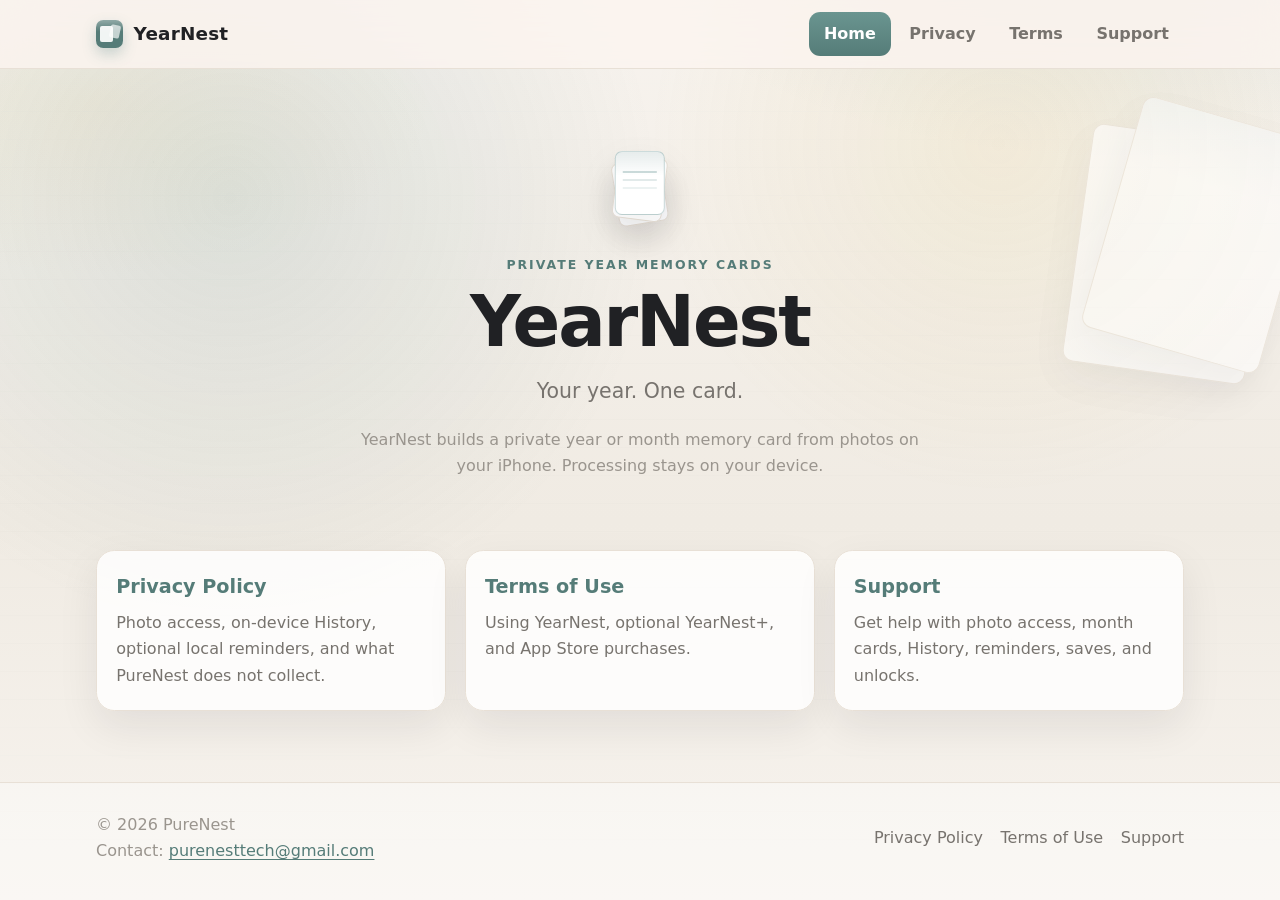
<file: index.html>
<!DOCTYPE html>
<html lang="en">
<head>
  <meta charset="utf-8">
  <meta name="viewport" content="width=device-width, initial-scale=1">
  <title>YearNest — Your Year Card</title>
  <meta name="description" content="YearNest turns your photos into a private year or month memory card on your iPhone. Official privacy, terms, and support.">
  <meta name="theme-color" content="#557C78">
  <meta property="og:title" content="YearNest — Your Year Card">
  <meta property="og:description" content="Private year and month memory cards from your photos. Official privacy, terms, and support for YearNest.">
  <meta property="og:type" content="website">
  <meta property="og:url" content="https://Farhan-Maqsood.github.io/YearNest-Legal/">
  <link rel="stylesheet" href="assets/css/style.css">
</head>
<body>
  <div class="desk" aria-hidden="true">
    <div class="grain"></div>
    <div class="rule"></div>
    <div class="glow"></div>
    <div class="pages"></div>
  </div>

  <div class="site">
    <a class="skip-link" href="#content">Skip to content</a>

    <header class="site-header">
      <div class="header-inner">
        <a class="brand" href="index.html">
          <span class="brand-mark" aria-hidden="true"></span>
          YearNest
        </a>
        <button class="nav-toggle" type="button" aria-expanded="false" aria-controls="site-nav">
          <span class="nav-toggle-bars" aria-hidden="true"></span>
          <span class="visually-hidden">Menu</span>
        </button>
        <nav class="site-nav" id="site-nav" aria-label="Primary">
          <ul>
            <li><a href="index.html" aria-current="page">Home</a></li>
            <li><a href="privacy.html">Privacy</a></li>
            <li><a href="terms.html">Terms</a></li>
            <li><a href="support.html">Support</a></li>
          </ul>
        </nav>
      </div>
    </header>

    <main class="main" id="content">
      <section class="hero">
        <div class="hero-stack" aria-hidden="true">
          <span></span>
          <span></span>
          <span></span>
        </div>
        <p class="eyebrow">Private year memory cards</p>
        <h1>YearNest</h1>
        <p class="tagline">Your year. One card.</p>
        <p class="lede">YearNest builds a private year or month memory card from photos on your iPhone. Processing stays on your device.</p>
      </section>

      <section class="card-grid" aria-label="Legal and support pages">
        <a class="nav-card" href="privacy.html">
          <h2>Privacy Policy</h2>
          <p>Photo access, on-device History, optional local reminders, and what PureNest does not collect.</p>
        </a>
        <a class="nav-card" href="terms.html">
          <h2>Terms of Use</h2>
          <p>Using YearNest, optional YearNest+, and App Store purchases.</p>
        </a>
        <a class="nav-card" href="support.html">
          <h2>Support</h2>
          <p>Get help with photo access, month cards, History, reminders, saves, and unlocks.</p>
        </a>
      </section>
    </main>

    <footer class="site-footer">
      <div class="footer-inner">
        <div>
          <p class="copyright">&copy; <span data-year>2026</span> PureNest</p>
          <p class="footer-contact">Contact: <a href="mailto:purenesttech@gmail.com">purenesttech@gmail.com</a></p>
        </div>
        <nav class="footer-links" aria-label="Footer">
          <a href="privacy.html">Privacy Policy</a>
          <a href="terms.html">Terms of Use</a>
          <a href="support.html">Support</a>
        </nav>
      </div>
    </footer>
  </div>

  <script src="assets/js/main.js"></script>
</body>
</html>
</file>
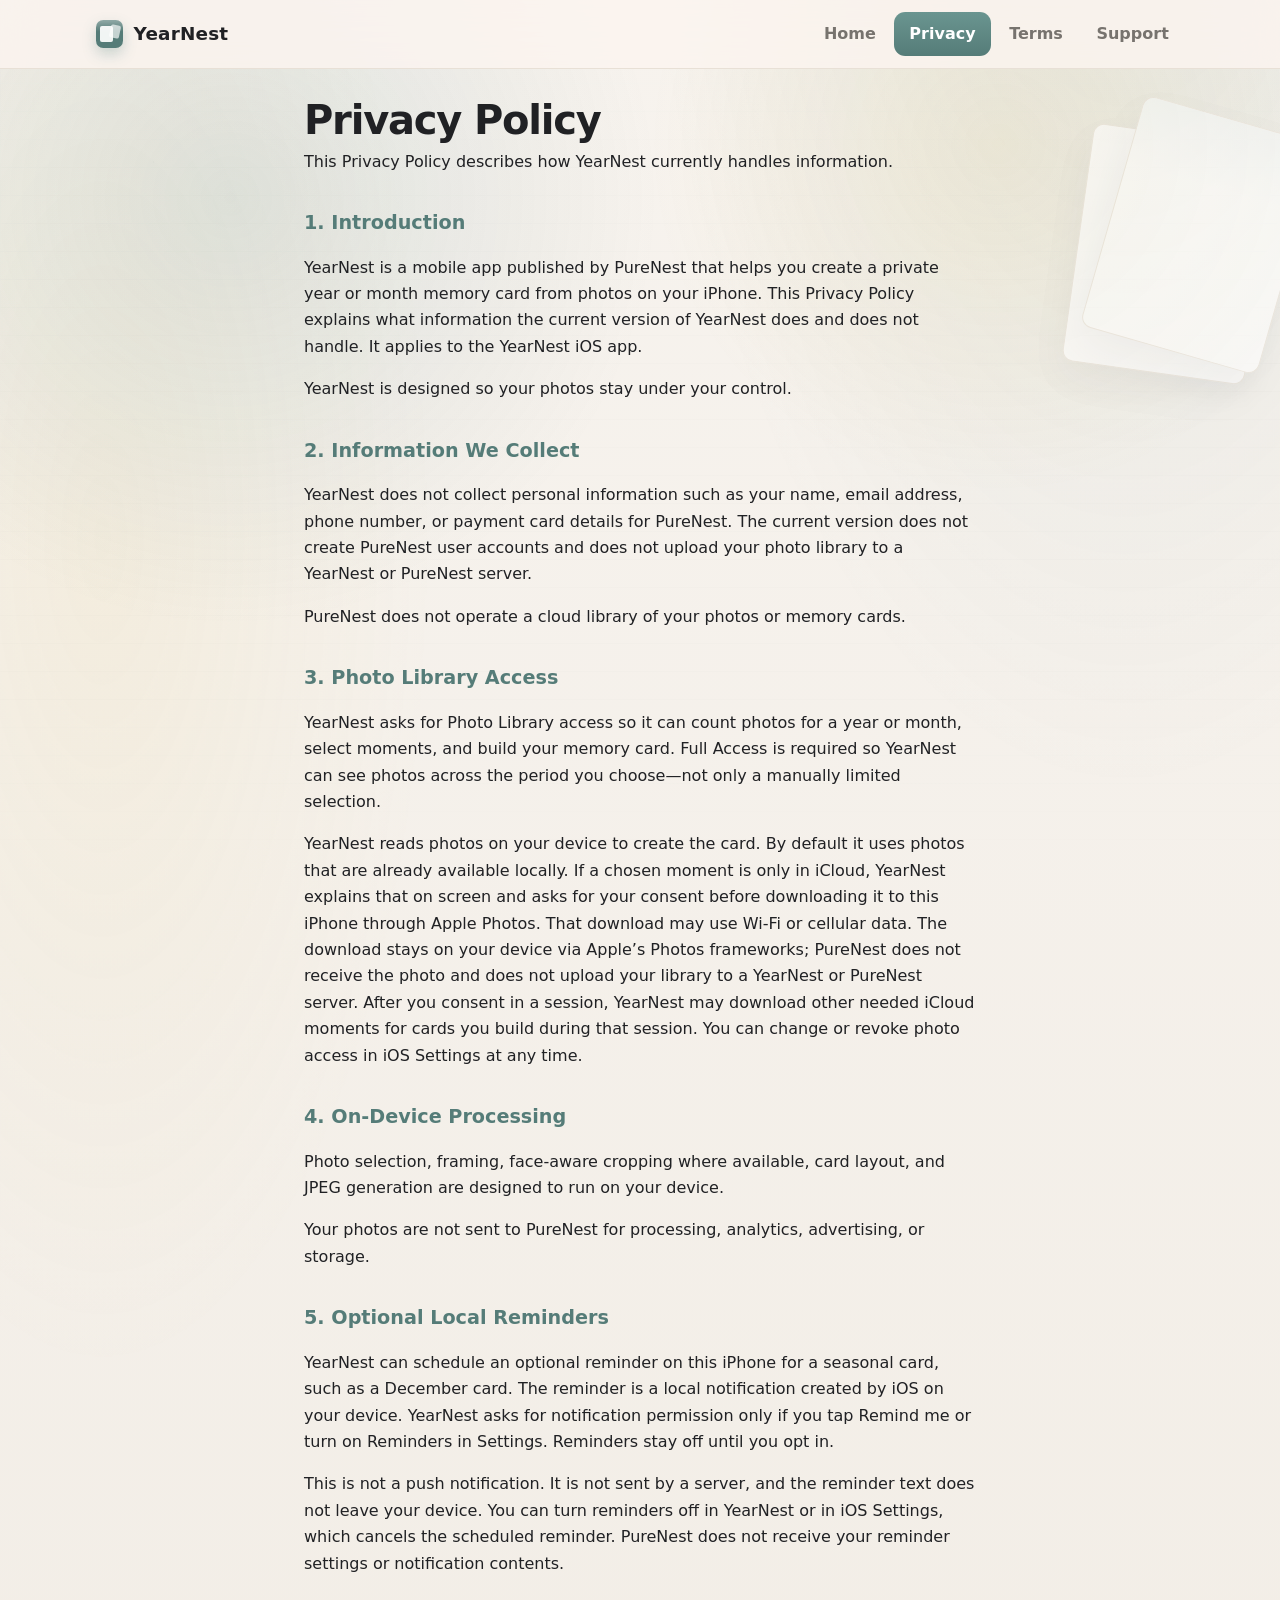
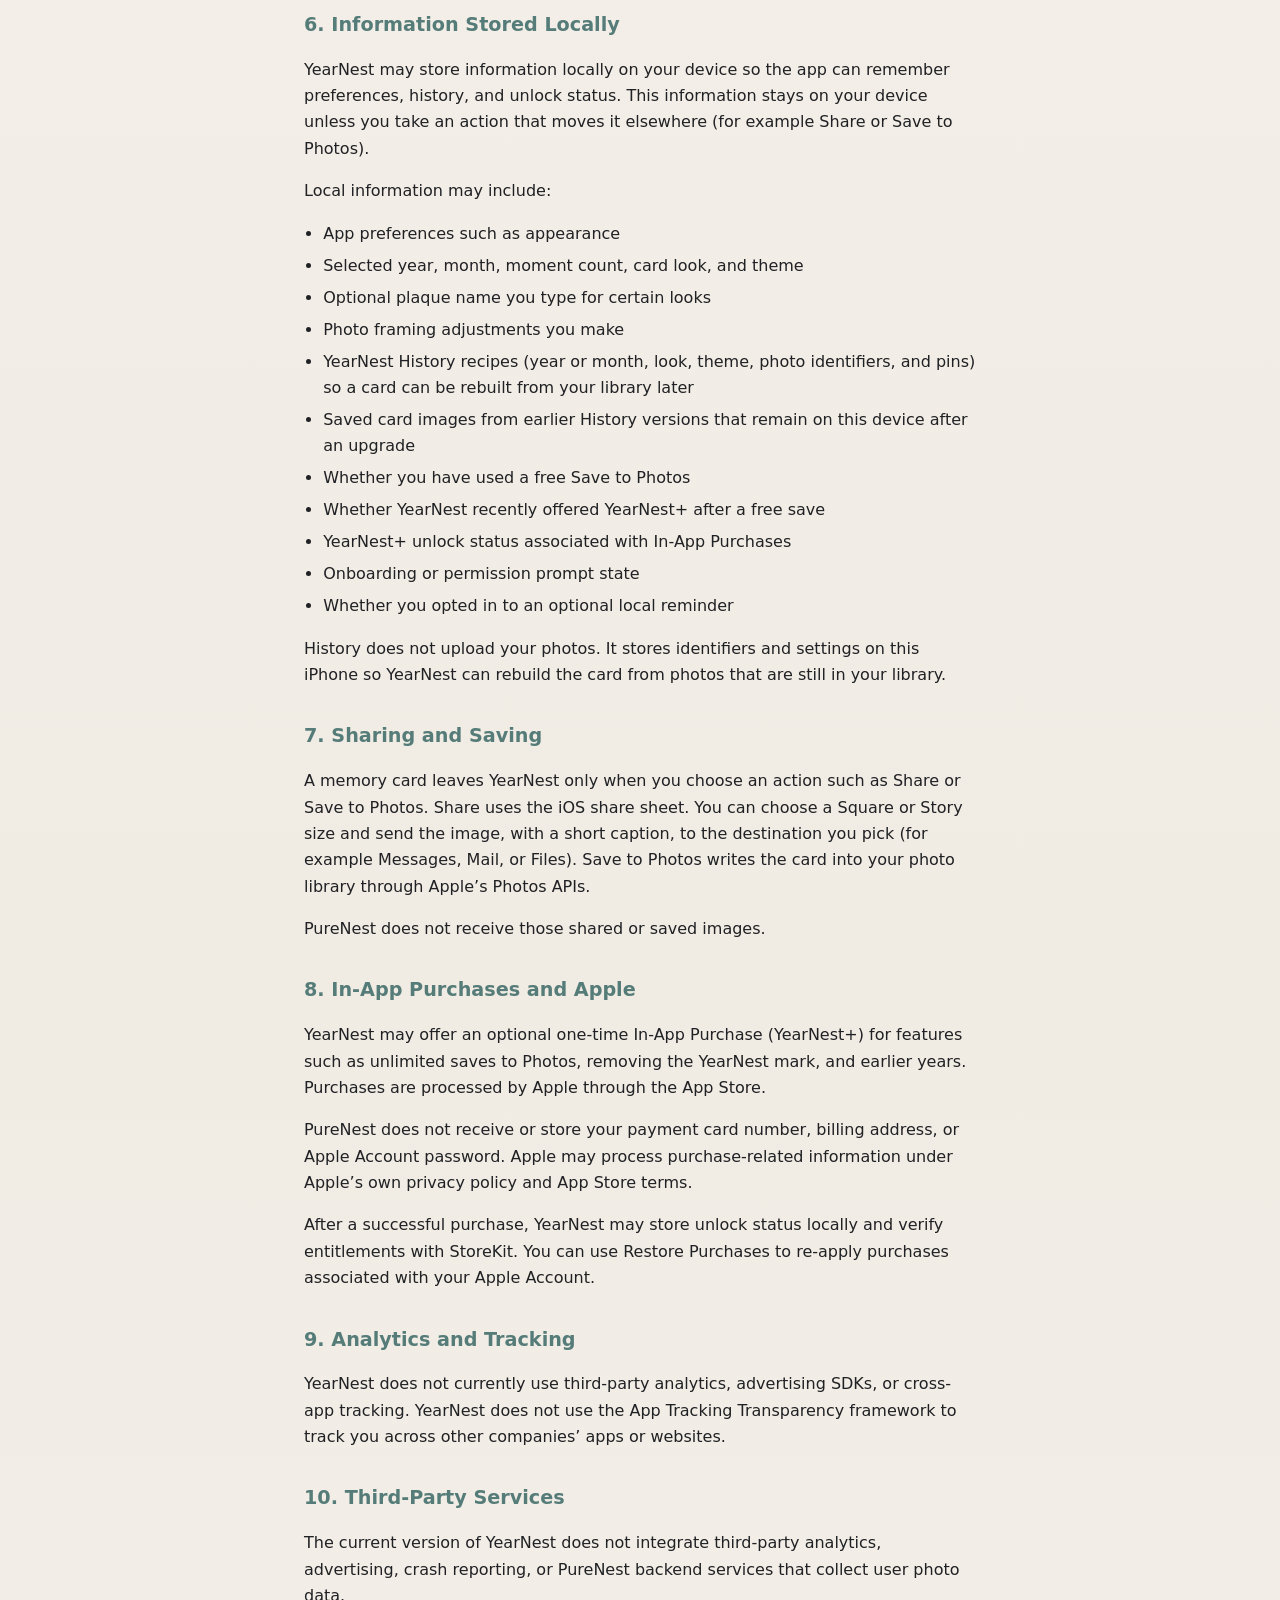
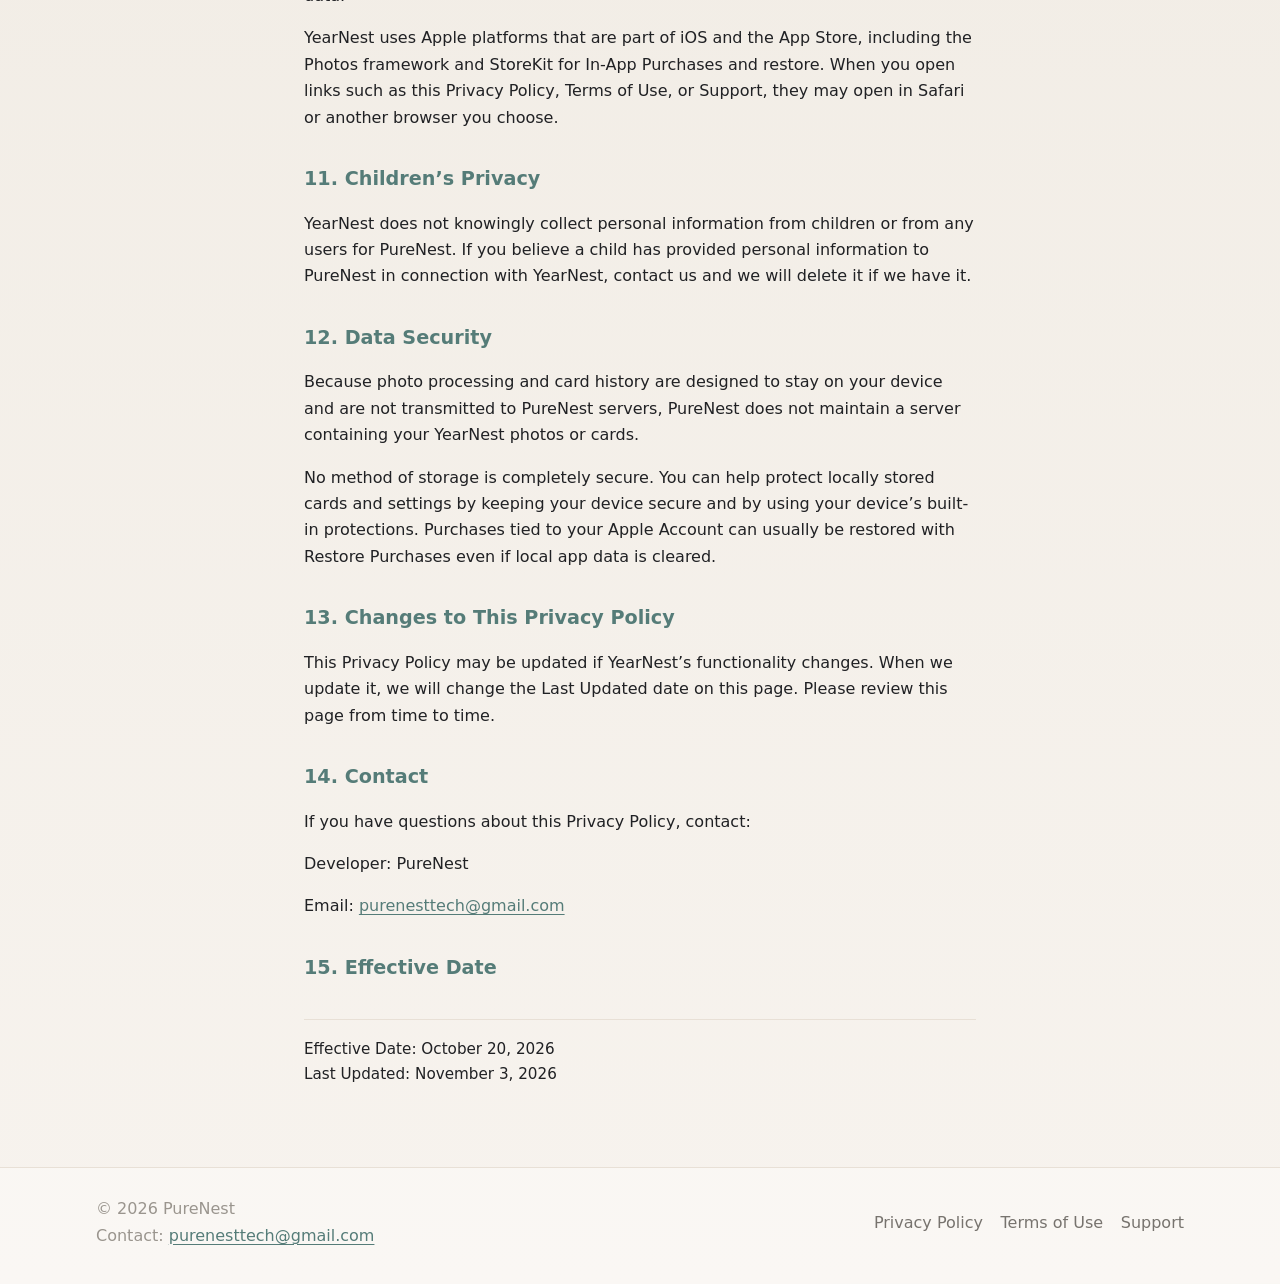
<file: privacy.html>
<!DOCTYPE html>
<html lang="en">
<head>
  <meta charset="utf-8">
  <meta name="viewport" content="width=device-width, initial-scale=1">
  <title>YearNest Privacy Policy</title>
  <meta name="description" content="Official Privacy Policy for YearNest by PureNest. Photos stay on your device; PureNest does not upload your library.">
  <meta name="theme-color" content="#557C78">
  <meta property="og:title" content="YearNest Privacy Policy">
  <meta property="og:description" content="Official Privacy Policy for YearNest by PureNest. Photos stay on your device; PureNest does not upload your library.">
  <meta property="og:type" content="website">
  <meta property="og:url" content="https://Farhan-Maqsood.github.io/YearNest-Legal/privacy.html">
  <link rel="stylesheet" href="assets/css/style.css">
</head>
<body class="page-legal">
  <div class="desk" aria-hidden="true">
    <div class="grain"></div>
    <div class="rule"></div>
    <div class="glow"></div>
    <div class="pages"></div>
  </div>

  <div class="site">
    <a class="skip-link" href="#content">Skip to content</a>

    <header class="site-header">
      <div class="header-inner">
        <a class="brand" href="index.html">
          <span class="brand-mark" aria-hidden="true"></span>
          YearNest
        </a>
        <button class="nav-toggle" type="button" aria-expanded="false" aria-controls="site-nav">
          <span class="nav-toggle-bars" aria-hidden="true"></span>
          <span class="visually-hidden">Menu</span>
        </button>
        <nav class="site-nav" id="site-nav" aria-label="Primary">
          <ul>
            <li><a href="index.html">Home</a></li>
            <li><a href="privacy.html" aria-current="page">Privacy</a></li>
            <li><a href="terms.html">Terms</a></li>
            <li><a href="support.html">Support</a></li>
          </ul>
        </nav>
      </div>
    </header>

    <main class="main legal" id="content">
      <h1 class="page-title">Privacy Policy</h1>
      <p class="page-kicker">This Privacy Policy describes how YearNest currently handles information.</p>

      <h2>1. Introduction</h2>
      <p>YearNest is a mobile app published by PureNest that helps you create a private year or month memory card from photos on your iPhone. This Privacy Policy explains what information the current version of YearNest does and does not handle. It applies to the YearNest iOS app.</p>
      <p>YearNest is designed so your photos stay under your control.</p>

      <h2>2. Information We Collect</h2>
      <p>YearNest does not collect personal information such as your name, email address, phone number, or payment card details for PureNest. The current version does not create PureNest user accounts and does not upload your photo library to a YearNest or PureNest server.</p>
      <p>PureNest does not operate a cloud library of your photos or memory cards.</p>

      <h2>3. Photo Library Access</h2>
      <p>YearNest asks for Photo Library access so it can count photos for a year or month, select moments, and build your memory card. Full Access is required so YearNest can see photos across the period you choose—not only a manually limited selection.</p>
      <p>YearNest reads photos on your device to create the card. By default it uses photos that are already available locally. If a chosen moment is only in iCloud, YearNest explains that on screen and asks for your consent before downloading it to this iPhone through Apple Photos. That download may use Wi‑Fi or cellular data. The download stays on your device via Apple’s Photos frameworks; PureNest does not receive the photo and does not upload your library to a YearNest or PureNest server. After you consent in a session, YearNest may download other needed iCloud moments for cards you build during that session. You can change or revoke photo access in iOS Settings at any time.</p>

      <h2>4. On-Device Processing</h2>
      <p>Photo selection, framing, face-aware cropping where available, card layout, and JPEG generation are designed to run on your device.</p>
      <p>Your photos are not sent to PureNest for processing, analytics, advertising, or storage.</p>

      <h2>5. Optional Local Reminders</h2>
      <p>YearNest can schedule an optional reminder on this iPhone for a seasonal card, such as a December card. The reminder is a local notification created by iOS on your device. YearNest asks for notification permission only if you tap Remind me or turn on Reminders in Settings. Reminders stay off until you opt in.</p>
      <p>This is not a push notification. It is not sent by a server, and the reminder text does not leave your device. You can turn reminders off in YearNest or in iOS Settings, which cancels the scheduled reminder. PureNest does not receive your reminder settings or notification contents.</p>

      <h2>6. Information Stored Locally</h2>
      <p>YearNest may store information locally on your device so the app can remember preferences, history, and unlock status. This information stays on your device unless you take an action that moves it elsewhere (for example Share or Save to Photos).</p>
      <p>Local information may include:</p>
      <ul>
        <li>App preferences such as appearance</li>
        <li>Selected year, month, moment count, card look, and theme</li>
        <li>Optional plaque name you type for certain looks</li>
        <li>Photo framing adjustments you make</li>
        <li>YearNest History recipes (year or month, look, theme, photo identifiers, and pins) so a card can be rebuilt from your library later</li>
        <li>Saved card images from earlier History versions that remain on this device after an upgrade</li>
        <li>Whether you have used a free Save to Photos</li>
        <li>Whether YearNest recently offered YearNest+ after a free save</li>
        <li>YearNest+ unlock status associated with In-App Purchases</li>
        <li>Onboarding or permission prompt state</li>
        <li>Whether you opted in to an optional local reminder</li>
      </ul>
      <p>History does not upload your photos. It stores identifiers and settings on this iPhone so YearNest can rebuild the card from photos that are still in your library.</p>

      <h2>7. Sharing and Saving</h2>
      <p>A memory card leaves YearNest only when you choose an action such as Share or Save to Photos. Share uses the iOS share sheet. You can choose a Square or Story size and send the image, with a short caption, to the destination you pick (for example Messages, Mail, or Files). Save to Photos writes the card into your photo library through Apple’s Photos APIs.</p>
      <p>PureNest does not receive those shared or saved images.</p>

      <h2>8. In-App Purchases and Apple</h2>
      <p>YearNest may offer an optional one-time In-App Purchase (YearNest+) for features such as unlimited saves to Photos, removing the YearNest mark, and earlier years. Purchases are processed by Apple through the App Store.</p>
      <p>PureNest does not receive or store your payment card number, billing address, or Apple Account password. Apple may process purchase-related information under Apple’s own privacy policy and App Store terms.</p>
      <p>After a successful purchase, YearNest may store unlock status locally and verify entitlements with StoreKit. You can use Restore Purchases to re-apply purchases associated with your Apple Account.</p>

      <h2>9. Analytics and Tracking</h2>
      <p>YearNest does not currently use third-party analytics, advertising SDKs, or cross-app tracking. YearNest does not use the App Tracking Transparency framework to track you across other companies’ apps or websites.</p>

      <h2>10. Third-Party Services</h2>
      <p>The current version of YearNest does not integrate third-party analytics, advertising, crash reporting, or PureNest backend services that collect user photo data.</p>
      <p>YearNest uses Apple platforms that are part of iOS and the App Store, including the Photos framework and StoreKit for In-App Purchases and restore. When you open links such as this Privacy Policy, Terms of Use, or Support, they may open in Safari or another browser you choose.</p>

      <h2>11. Children’s Privacy</h2>
      <p>YearNest does not knowingly collect personal information from children or from any users for PureNest. If you believe a child has provided personal information to PureNest in connection with YearNest, contact us and we will delete it if we have it.</p>

      <h2>12. Data Security</h2>
      <p>Because photo processing and card history are designed to stay on your device and are not transmitted to PureNest servers, PureNest does not maintain a server containing your YearNest photos or cards.</p>
      <p>No method of storage is completely secure. You can help protect locally stored cards and settings by keeping your device secure and by using your device’s built-in protections. Purchases tied to your Apple Account can usually be restored with Restore Purchases even if local app data is cleared.</p>

      <h2>13. Changes to This Privacy Policy</h2>
      <p>This Privacy Policy may be updated if YearNest’s functionality changes. When we update it, we will change the Last Updated date on this page. Please review this page from time to time.</p>

      <h2>14. Contact</h2>
      <p>If you have questions about this Privacy Policy, contact:</p>
      <p>Developer: PureNest</p>
      <p>Email: <a href="mailto:purenesttech@gmail.com">purenesttech@gmail.com</a></p>

      <h2>15. Effective Date</h2>
      <p class="meta-dates">Effective Date: October 20, 2026<br>Last Updated: November 3, 2026</p>
    </main>

    <footer class="site-footer">
      <div class="footer-inner">
        <div>
          <p class="copyright">&copy; <span data-year>2026</span> PureNest</p>
          <p class="footer-contact">Contact: <a href="mailto:purenesttech@gmail.com">purenesttech@gmail.com</a></p>
        </div>
        <nav class="footer-links" aria-label="Footer">
          <a href="privacy.html">Privacy Policy</a>
          <a href="terms.html">Terms of Use</a>
          <a href="support.html">Support</a>
        </nav>
      </div>
    </footer>
  </div>

  <script src="assets/js/main.js"></script>
</body>
</html>
</file>
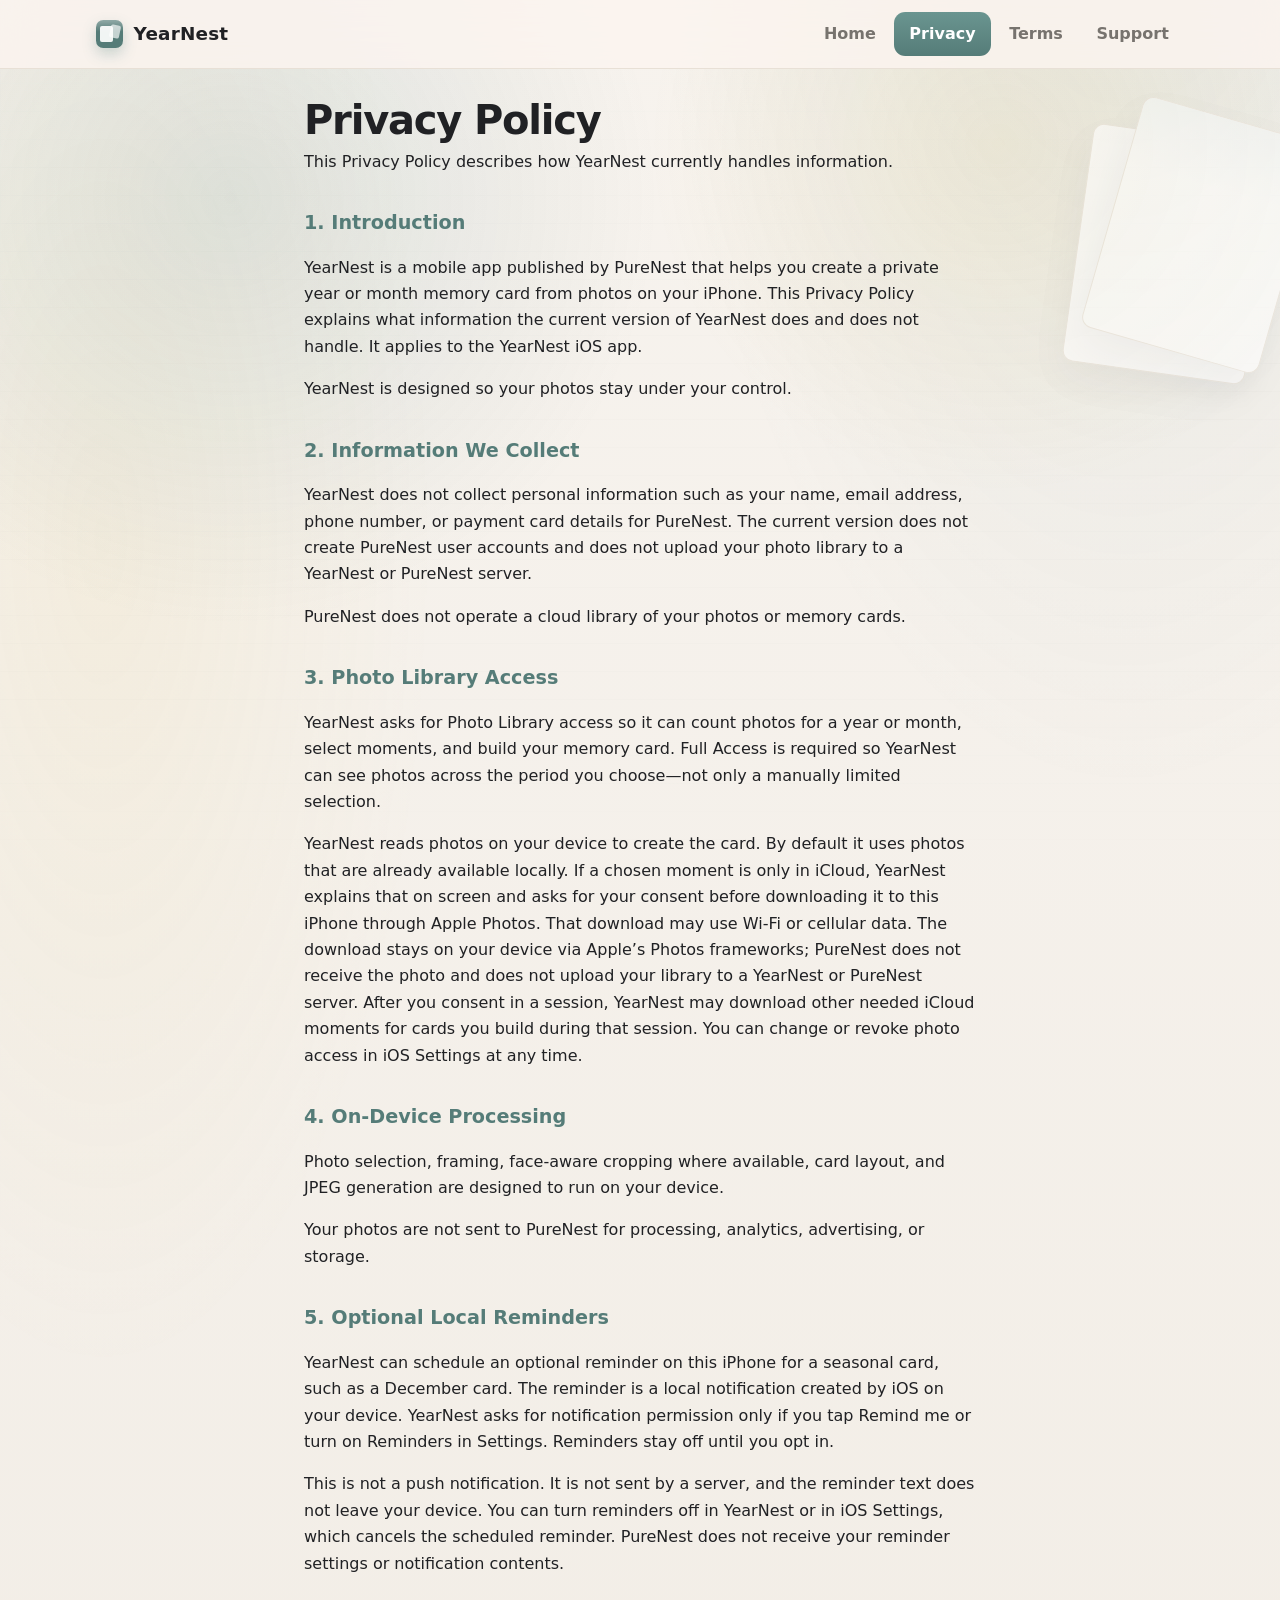
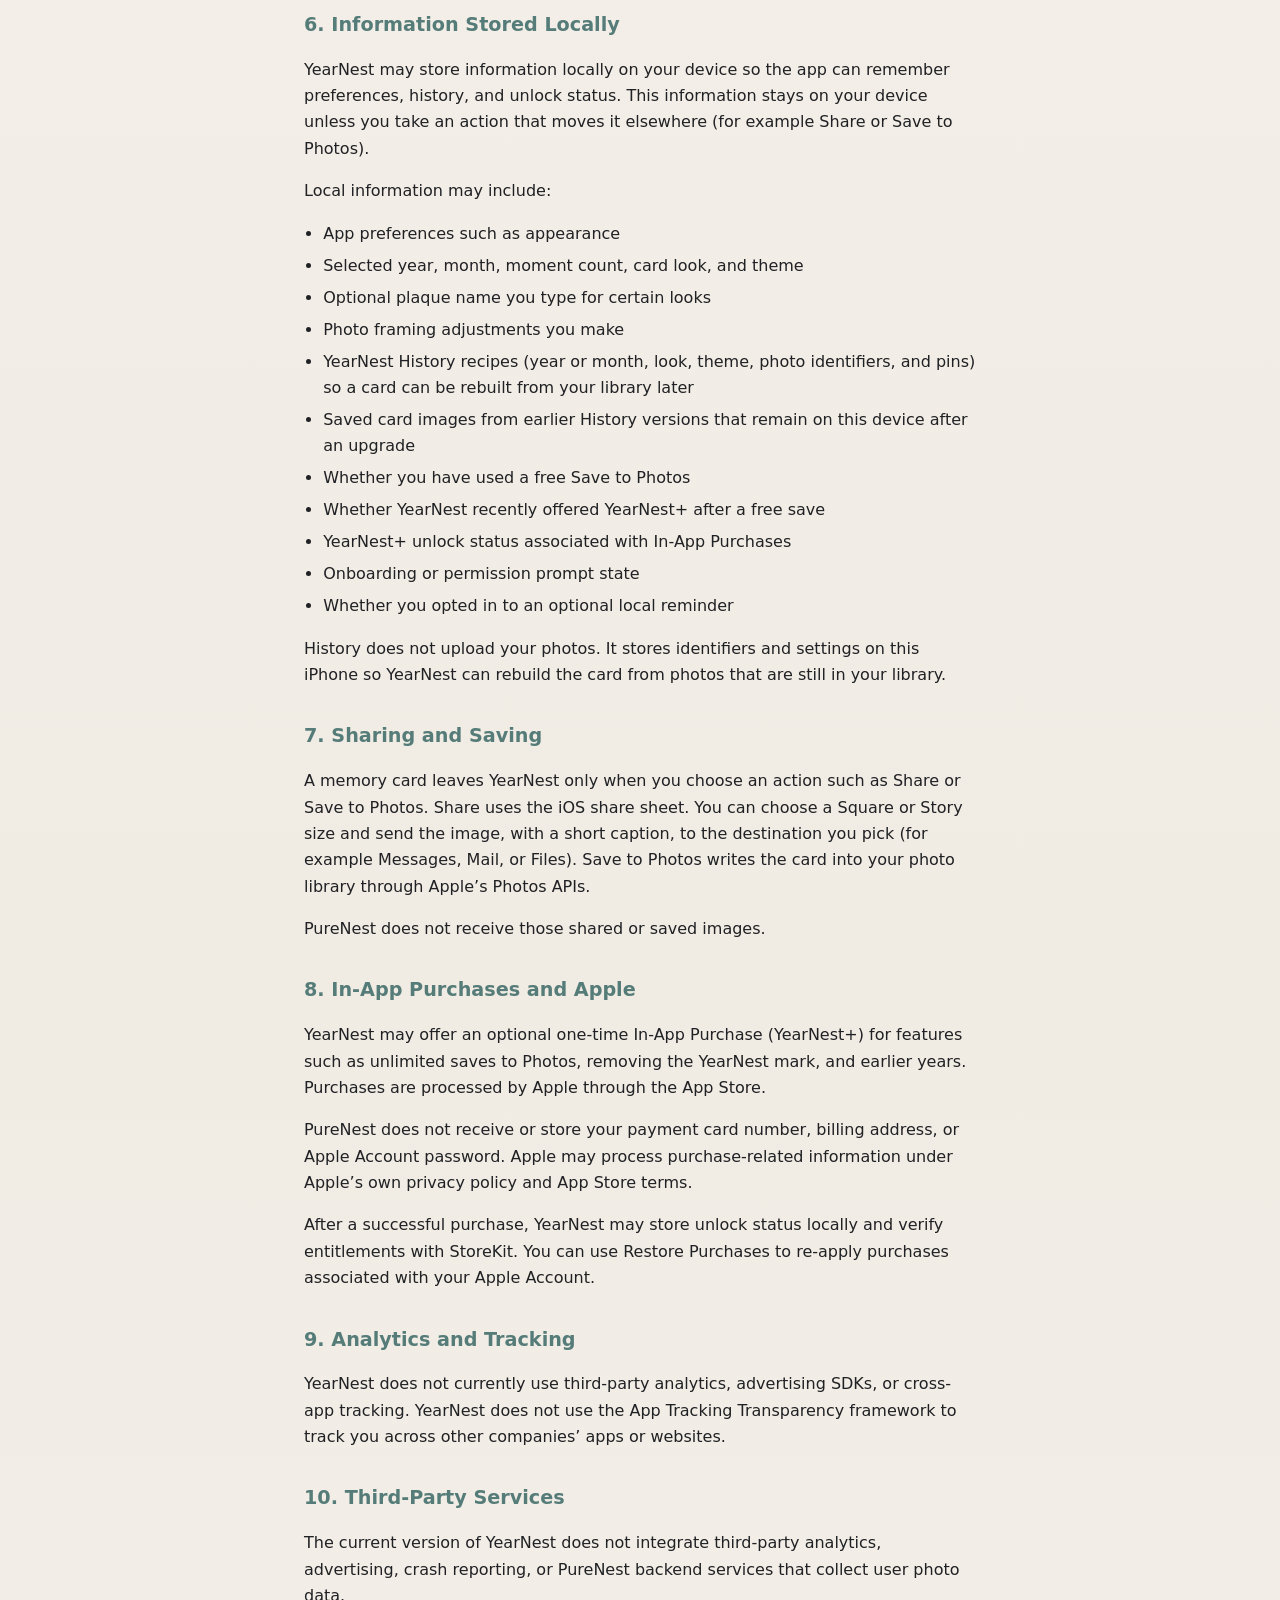
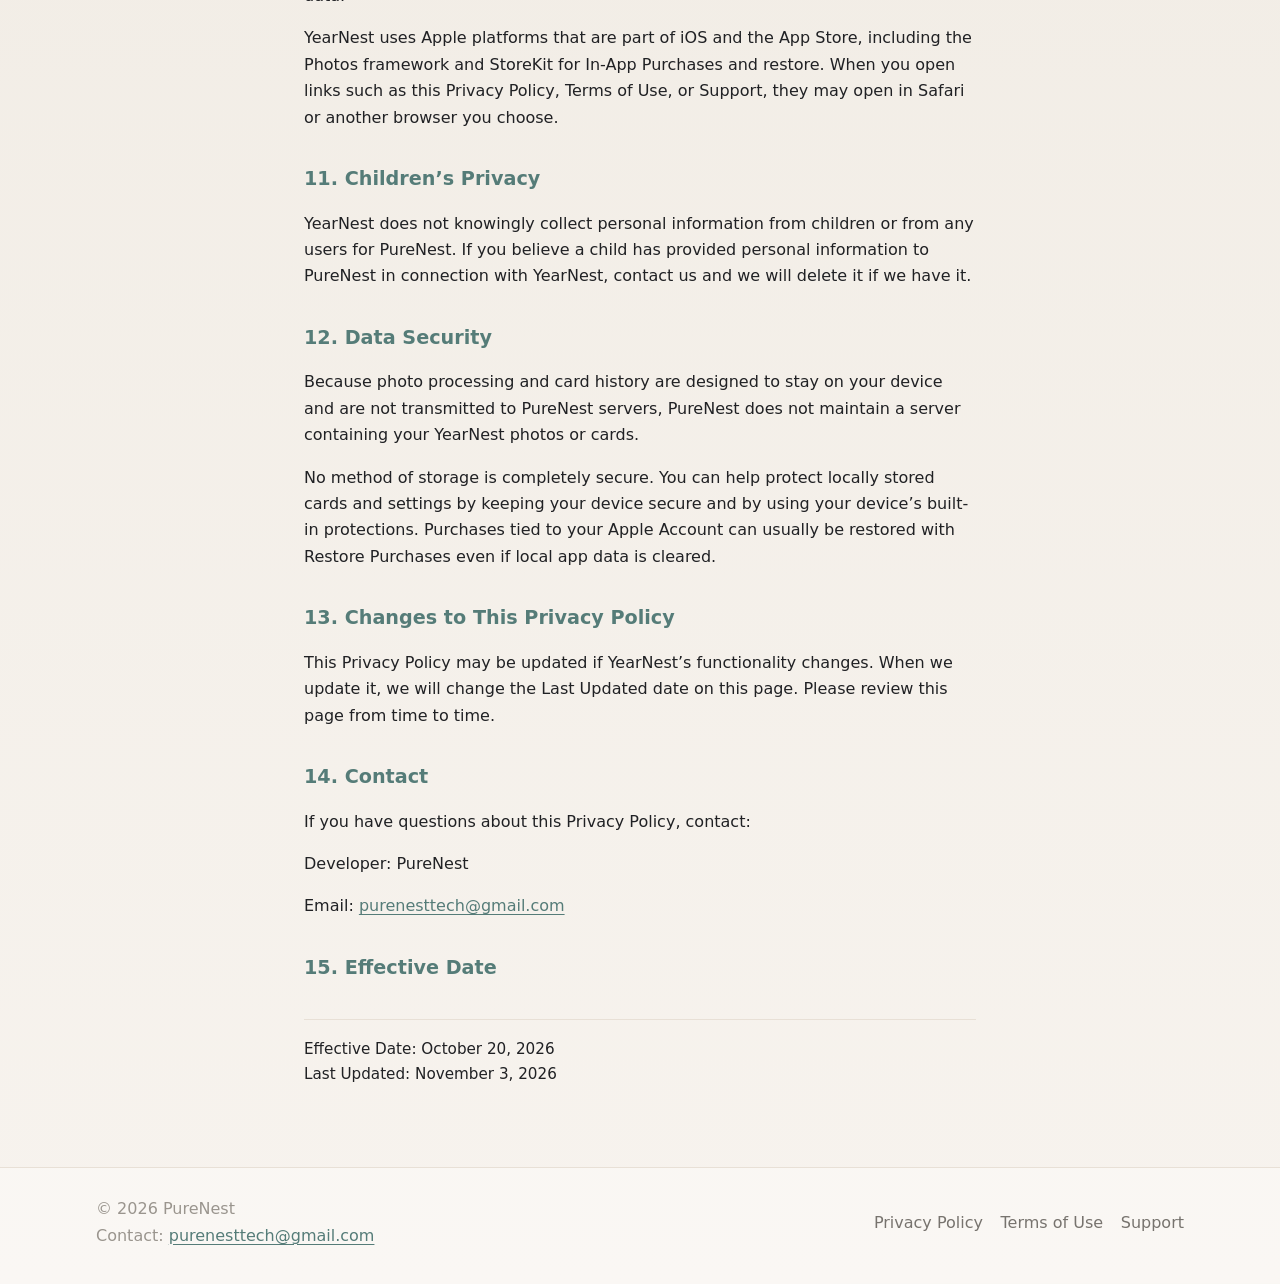
<file: PrivacyPolicy.html>
<!DOCTYPE html>
<html lang="en">
<head>
  <meta charset="utf-8">
  <meta name="viewport" content="width=device-width, initial-scale=1">
  <title>YearNest Privacy Policy</title>
  <meta http-equiv="refresh" content="0; url=privacy.html">
  <link rel="canonical" href="privacy.html">
</head>
<body>
  <p>This page has moved to <a href="privacy.html">privacy.html</a>.</p>
</body>
</html>
</file>
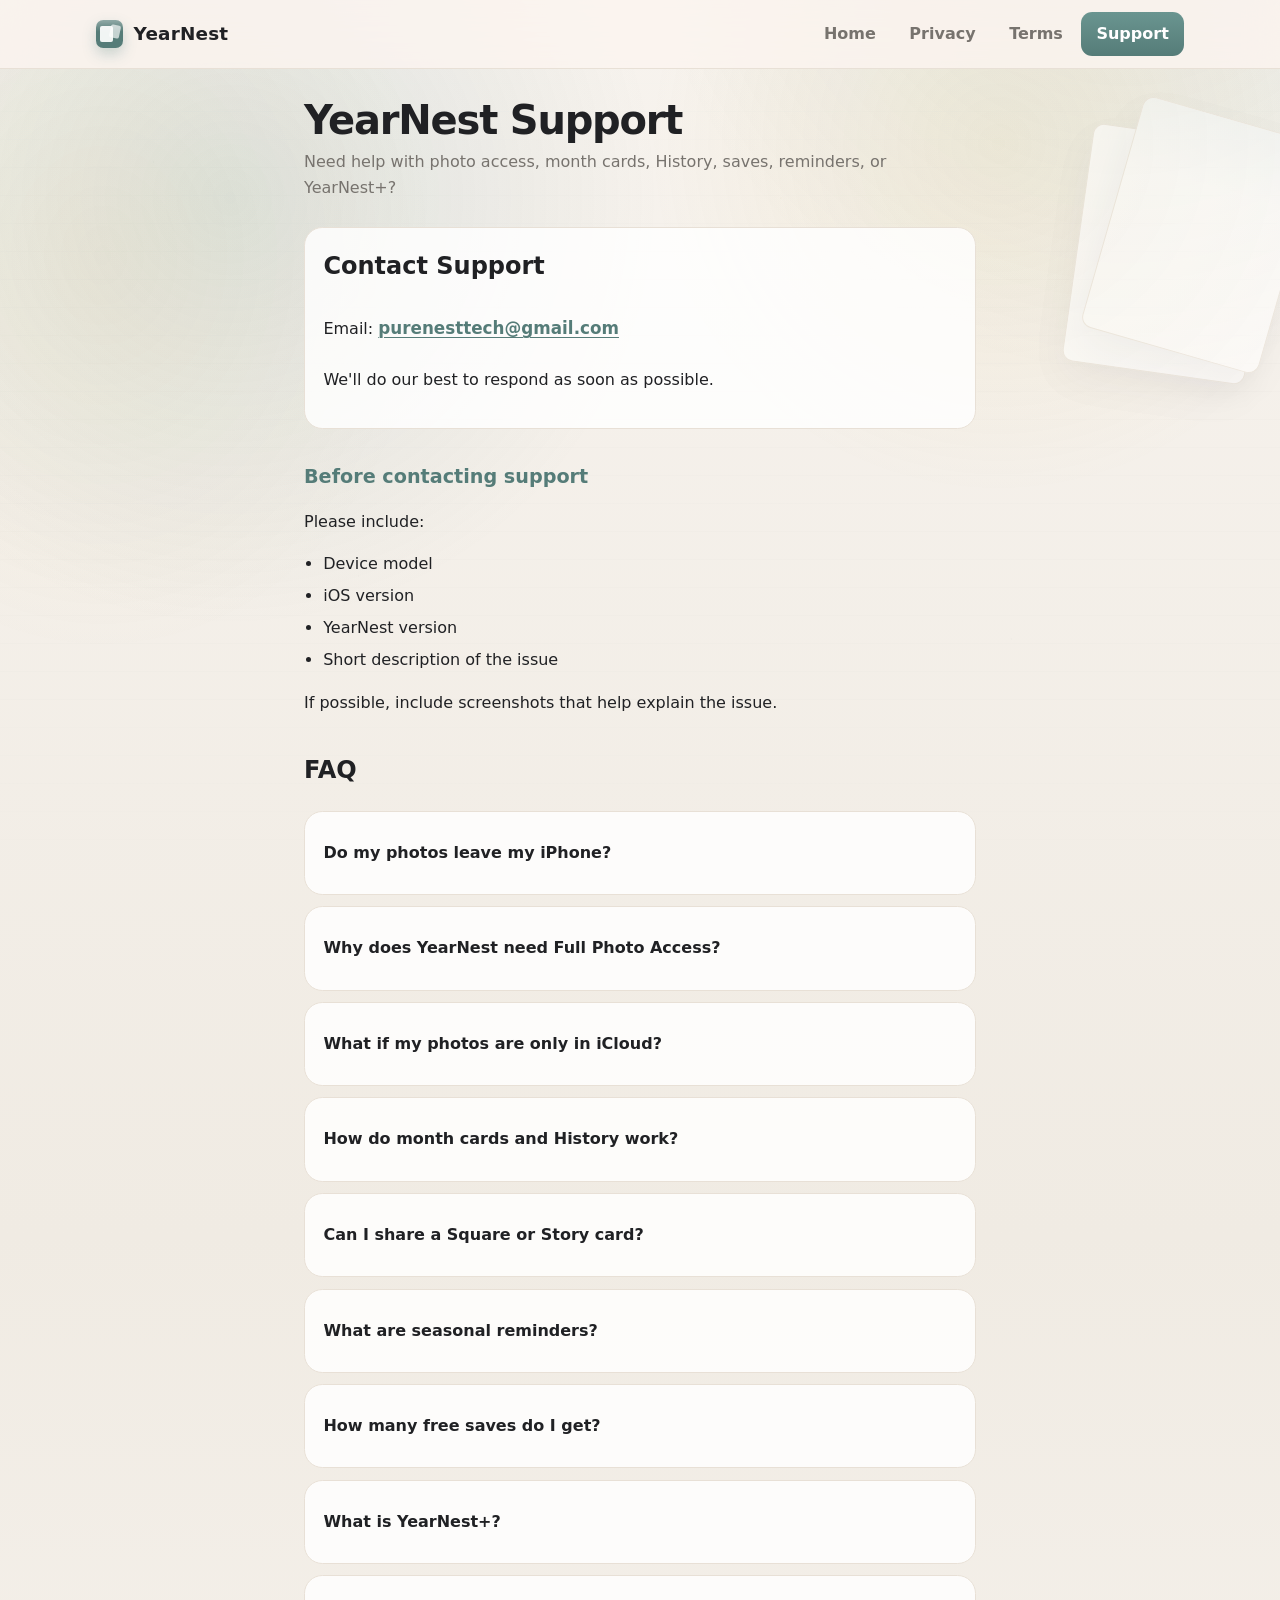
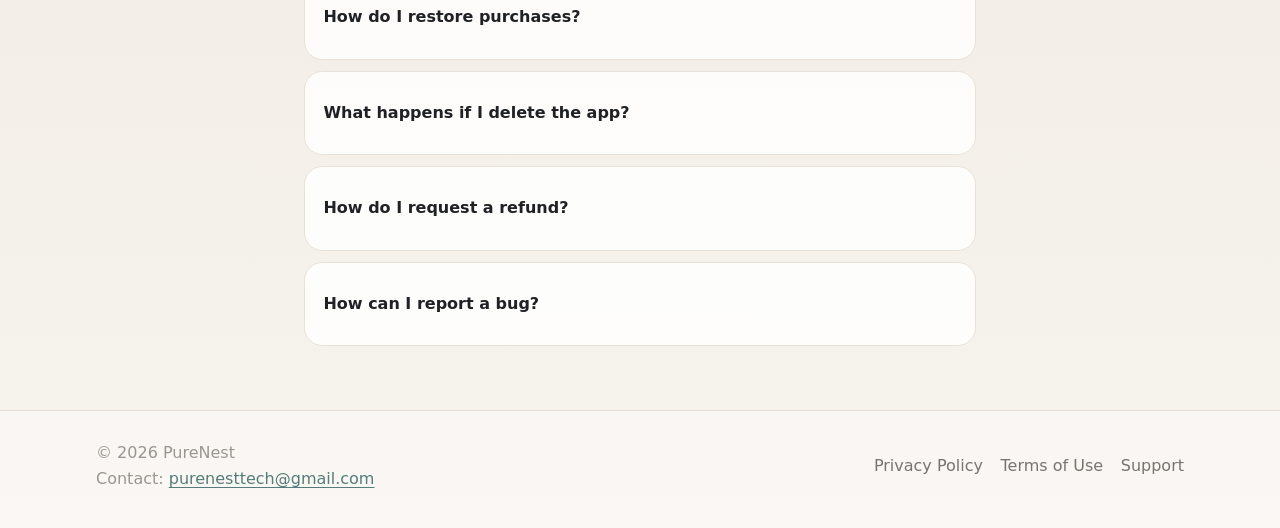
<file: support.html>
<!DOCTYPE html>
<html lang="en">
<head>
  <meta charset="utf-8">
  <meta name="viewport" content="width=device-width, initial-scale=1">
  <title>YearNest Support</title>
  <meta name="description" content="Need help with YearNest? Contact PureNest support at purenesttech@gmail.com.">
  <meta name="theme-color" content="#557C78">
  <meta property="og:title" content="YearNest Support">
  <meta property="og:description" content="Need help with YearNest? Contact PureNest support at purenesttech@gmail.com.">
  <meta property="og:type" content="website">
  <meta property="og:url" content="https://Farhan-Maqsood.github.io/YearNest-Legal/support.html">
  <link rel="stylesheet" href="assets/css/style.css">
</head>
<body class="page-legal">
  <div class="desk" aria-hidden="true">
    <div class="grain"></div>
    <div class="rule"></div>
    <div class="glow"></div>
    <div class="pages"></div>
  </div>

  <div class="site">
    <a class="skip-link" href="#content">Skip to content</a>

    <header class="site-header">
      <div class="header-inner">
        <a class="brand" href="index.html">
          <span class="brand-mark" aria-hidden="true"></span>
          YearNest
        </a>
        <button class="nav-toggle" type="button" aria-expanded="false" aria-controls="site-nav">
          <span class="nav-toggle-bars" aria-hidden="true"></span>
          <span class="visually-hidden">Menu</span>
        </button>
        <nav class="site-nav" id="site-nav" aria-label="Primary">
          <ul>
            <li><a href="index.html">Home</a></li>
            <li><a href="privacy.html">Privacy</a></li>
            <li><a href="terms.html">Terms</a></li>
            <li><a href="support.html" aria-current="page">Support</a></li>
          </ul>
        </nav>
      </div>
    </header>

    <main class="main" id="content">
      <h1 class="page-title">YearNest Support</h1>
      <p class="page-kicker">Need help with photo access, month cards, History, saves, reminders, or YearNest+?</p>

      <section class="contact-panel">
        <h2>Contact Support</h2>
        <p>Email: <a class="email-link" href="mailto:purenesttech@gmail.com">purenesttech@gmail.com</a></p>
        <p>We'll do our best to respond as soon as possible.</p>
      </section>

      <section class="legal">
        <h2>Before contacting support</h2>
        <p>Please include:</p>
        <ul class="include-list">
          <li>Device model</li>
          <li>iOS version</li>
          <li>YearNest version</li>
          <li>Short description of the issue</li>
        </ul>
        <p>If possible, include screenshots that help explain the issue.</p>
      </section>

      <section class="faq">
        <h2>FAQ</h2>

        <details>
          <summary>Do my photos leave my iPhone?</summary>
          <p>YearNest builds cards on your device. Photos are not uploaded to a YearNest server. A card leaves the device only when you Share or Save to Photos. If a moment is only in iCloud, YearNest asks before downloading it to this iPhone through Apple Photos — that download stays on your device and is not sent to PureNest.</p>
        </details>

        <details>
          <summary>Why does YearNest need Full Photo Access?</summary>
          <p>Full Access lets YearNest see photos across the year or month you choose. Limited Access is not enough to build a complete year card. Open iOS Settings → YearNest → Photos and choose Full Access.</p>
        </details>

        <details>
          <summary>What if my photos are only in iCloud?</summary>
          <p>If YearNest can’t load a card because moments aren’t on this iPhone yet, it shows a clear message and asks you to confirm before downloading from iCloud through Apple Photos. You can tap Not Now. Downloads may use Wi‑Fi or cellular data. Nothing is uploaded to YearNest.</p>
        </details>

        <details>
          <summary>How do month cards and History work?</summary>
          <p>Open By month on Home to make a card for one month. When you Save to Photos, YearNest stores a local History recipe (identifiers and settings), not a second copy of your library. Reopening History rebuilds the card from photos that are still on your iPhone. Share stays available; a second save from History does not add another History row.</p>
        </details>

        <details>
          <summary>Can I share a Square or Story card?</summary>
          <p>Yes. Share offers Square and Story sizes and can include a short caption. Share is not blocked by the free-save limit. Free cards may include the YearNest mark until you unlock YearNest+.</p>
        </details>

        <details>
          <summary>What are seasonal reminders?</summary>
          <p>YearNest can schedule an optional local reminder on this iPhone for a seasonal card, such as December. Reminders stay off until you tap Remind me or turn them on in Settings. YearNest asks for notification permission only then. These are not push messages from a server. Turn reminders off in YearNest or iOS Settings to cancel them. Halloween frames do not schedule a reminder in this version.</p>
        </details>

        <details>
          <summary>How many free saves do I get?</summary>
          <p>Without YearNest+, you can save one card to Photos for free. Additional saves require YearNest+. Sharing may still be available.</p>
        </details>

        <details>
          <summary>What is YearNest+?</summary>
          <p>YearNest+ is an optional one-time purchase. It may unlock unlimited saves, remove the YearNest mark, and open earlier years. See the unlock screen in the app for current benefits.</p>
        </details>

        <details>
          <summary>How do I restore purchases?</summary>
          <p>Open Settings in YearNest (or the YearNest+ sheet) and tap Restore Purchases. Sign in with the same Apple ID you used to buy.</p>
        </details>

        <details>
          <summary>What happens if I delete the app?</summary>
          <p>Cards and settings stored in YearNest History are local. Removing the app may delete them unless you saved cards to Photos or elsewhere. Purchased unlocks can usually be restored with Restore Purchase.</p>
        </details>

        <details>
          <summary>How do I request a refund?</summary>
          <p>Refunds for App Store purchases are handled by Apple. Visit <a href="https://reportaproblem.apple.com">reportaproblem.apple.com</a> or use Apple’s purchase support. PureNest cannot process App Store refunds directly.</p>
        </details>

        <details>
          <summary>How can I report a bug?</summary>
          <p>Email <a href="mailto:purenesttech@gmail.com">purenesttech@gmail.com</a> with your device model, iOS version, YearNest version, and a short description of the issue.</p>
        </details>
      </section>
    </main>

    <footer class="site-footer">
      <div class="footer-inner">
        <div>
          <p class="copyright">&copy; <span data-year>2026</span> PureNest</p>
          <p class="footer-contact">Contact: <a href="mailto:purenesttech@gmail.com">purenesttech@gmail.com</a></p>
        </div>
        <nav class="footer-links" aria-label="Footer">
          <a href="privacy.html">Privacy Policy</a>
          <a href="terms.html">Terms of Use</a>
          <a href="support.html">Support</a>
        </nav>
      </div>
    </footer>
  </div>

  <script src="assets/js/main.js"></script>
</body>
</html>
</file>
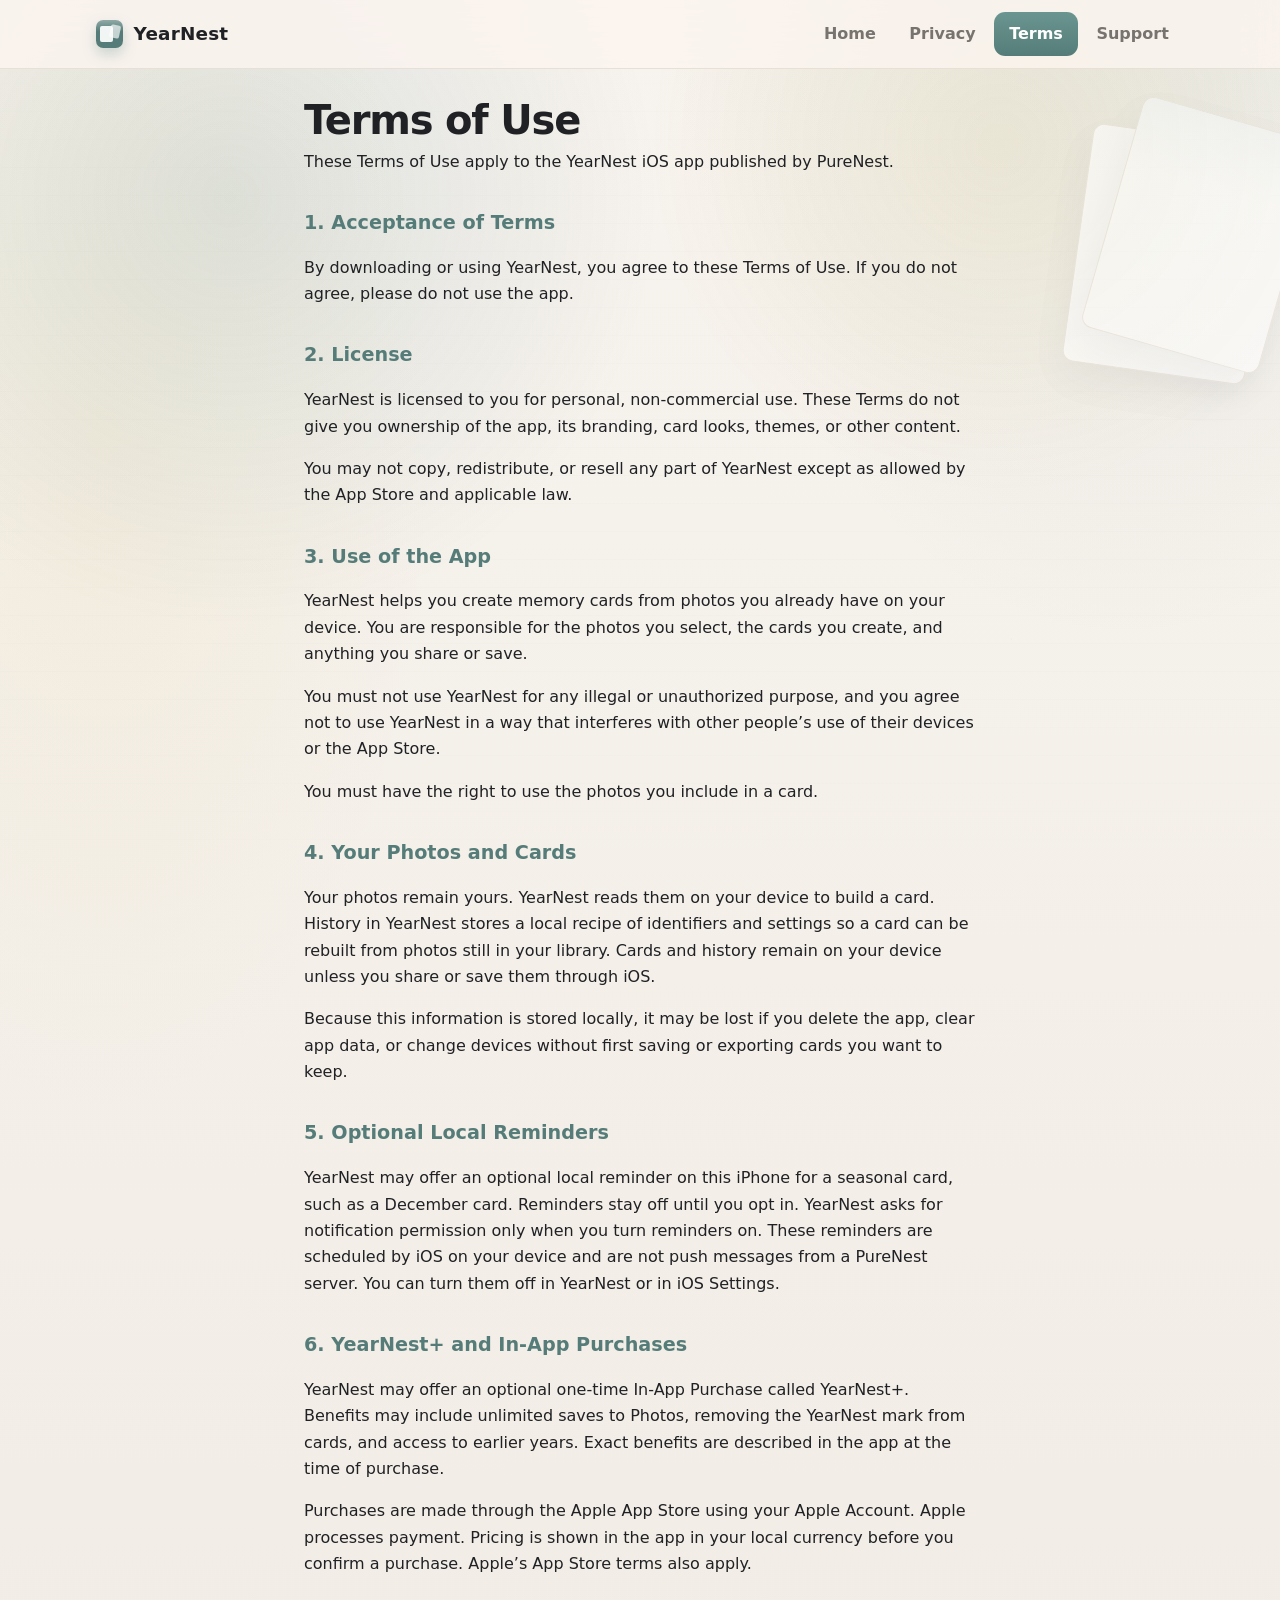
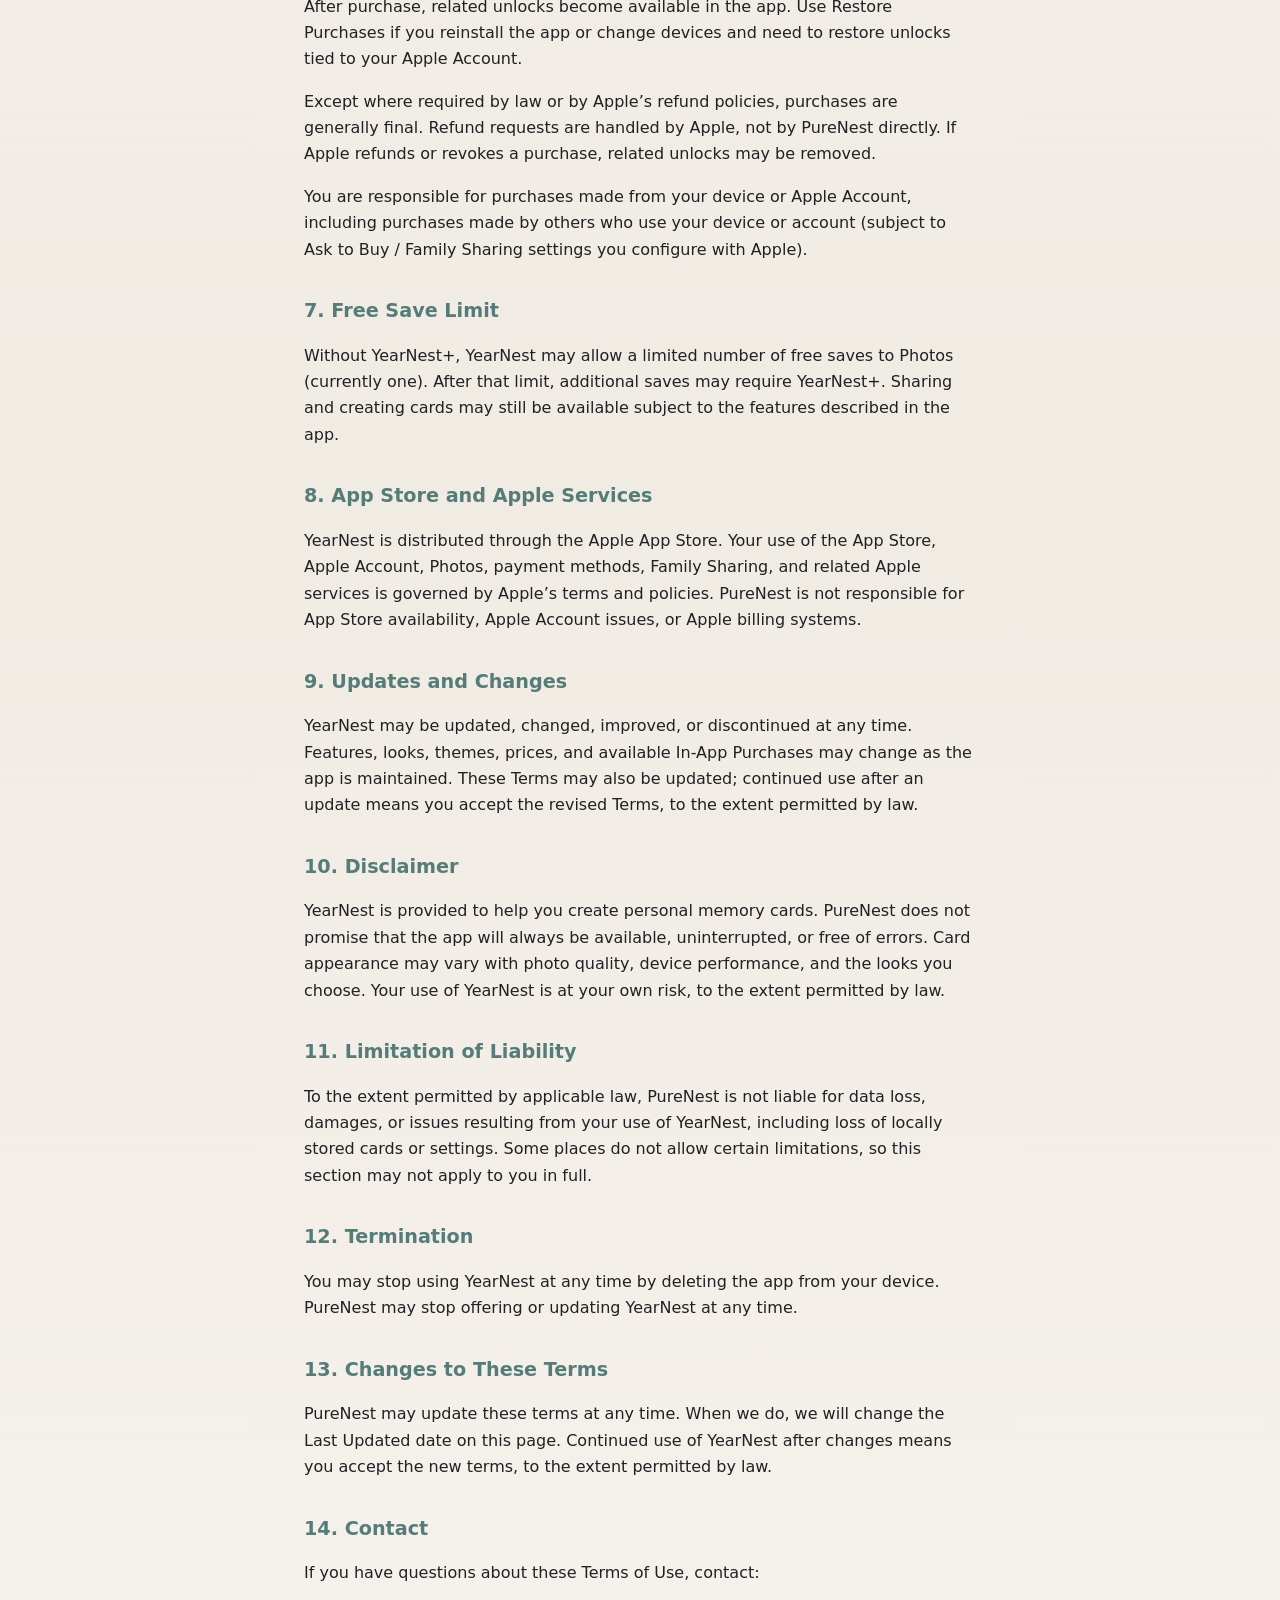
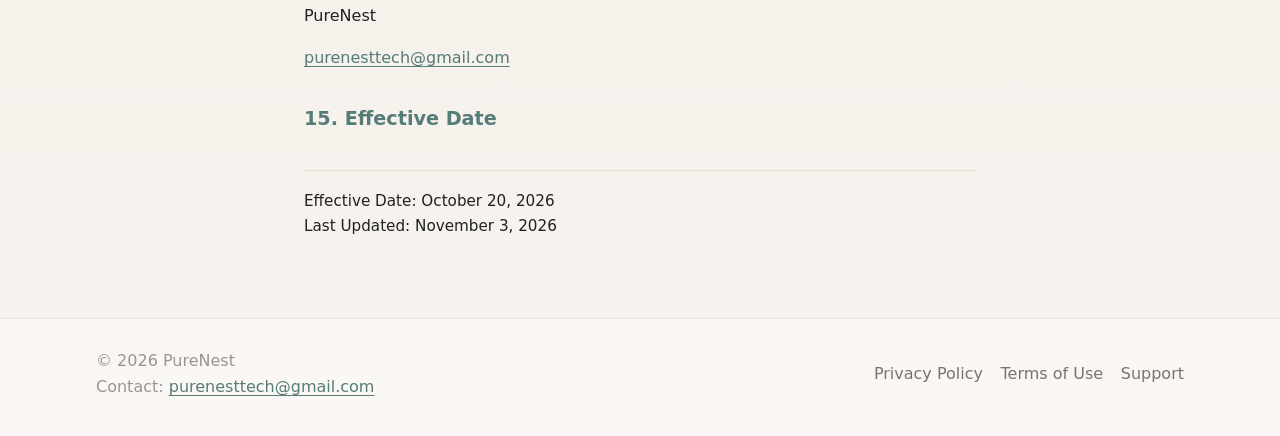
<file: terms.html>
<!DOCTYPE html>
<html lang="en">
<head>
  <meta charset="utf-8">
  <meta name="viewport" content="width=device-width, initial-scale=1">
  <title>YearNest Terms of Use</title>
  <meta name="description" content="Terms of Use for YearNest by PureNest, including optional YearNest+ purchases and App Store rules.">
  <meta name="theme-color" content="#557C78">
  <meta property="og:title" content="YearNest Terms of Use">
  <meta property="og:description" content="Terms of Use for YearNest by PureNest, including optional YearNest+ purchases and App Store rules.">
  <meta property="og:type" content="website">
  <meta property="og:url" content="https://Farhan-Maqsood.github.io/YearNest-Legal/terms.html">
  <link rel="stylesheet" href="assets/css/style.css">
</head>
<body class="page-legal">
  <div class="desk" aria-hidden="true">
    <div class="grain"></div>
    <div class="rule"></div>
    <div class="glow"></div>
    <div class="pages"></div>
  </div>

  <div class="site">
    <a class="skip-link" href="#content">Skip to content</a>

    <header class="site-header">
      <div class="header-inner">
        <a class="brand" href="index.html">
          <span class="brand-mark" aria-hidden="true"></span>
          YearNest
        </a>
        <button class="nav-toggle" type="button" aria-expanded="false" aria-controls="site-nav">
          <span class="nav-toggle-bars" aria-hidden="true"></span>
          <span class="visually-hidden">Menu</span>
        </button>
        <nav class="site-nav" id="site-nav" aria-label="Primary">
          <ul>
            <li><a href="index.html">Home</a></li>
            <li><a href="privacy.html">Privacy</a></li>
            <li><a href="terms.html" aria-current="page">Terms</a></li>
            <li><a href="support.html">Support</a></li>
          </ul>
        </nav>
      </div>
    </header>

    <main class="main legal" id="content">
      <h1 class="page-title">Terms of Use</h1>
      <p class="page-kicker">These Terms of Use apply to the YearNest iOS app published by PureNest.</p>

      <h2>1. Acceptance of Terms</h2>
      <p>By downloading or using YearNest, you agree to these Terms of Use. If you do not agree, please do not use the app.</p>

      <h2>2. License</h2>
      <p>YearNest is licensed to you for personal, non-commercial use. These Terms do not give you ownership of the app, its branding, card looks, themes, or other content.</p>
      <p>You may not copy, redistribute, or resell any part of YearNest except as allowed by the App Store and applicable law.</p>

      <h2>3. Use of the App</h2>
      <p>YearNest helps you create memory cards from photos you already have on your device. You are responsible for the photos you select, the cards you create, and anything you share or save.</p>
      <p>You must not use YearNest for any illegal or unauthorized purpose, and you agree not to use YearNest in a way that interferes with other people’s use of their devices or the App Store.</p>
      <p>You must have the right to use the photos you include in a card.</p>

      <h2>4. Your Photos and Cards</h2>
      <p>Your photos remain yours. YearNest reads them on your device to build a card. History in YearNest stores a local recipe of identifiers and settings so a card can be rebuilt from photos still in your library. Cards and history remain on your device unless you share or save them through iOS.</p>
      <p>Because this information is stored locally, it may be lost if you delete the app, clear app data, or change devices without first saving or exporting cards you want to keep.</p>

      <h2>5. Optional Local Reminders</h2>
      <p>YearNest may offer an optional local reminder on this iPhone for a seasonal card, such as a December card. Reminders stay off until you opt in. YearNest asks for notification permission only when you turn reminders on. These reminders are scheduled by iOS on your device and are not push messages from a PureNest server. You can turn them off in YearNest or in iOS Settings.</p>

      <h2>6. YearNest+ and In-App Purchases</h2>
      <p>YearNest may offer an optional one-time In-App Purchase called YearNest+. Benefits may include unlimited saves to Photos, removing the YearNest mark from cards, and access to earlier years. Exact benefits are described in the app at the time of purchase.</p>
      <p>Purchases are made through the Apple App Store using your Apple Account. Apple processes payment. Pricing is shown in the app in your local currency before you confirm a purchase. Apple’s App Store terms also apply.</p>
      <p>After purchase, related unlocks become available in the app. Use Restore Purchases if you reinstall the app or change devices and need to restore unlocks tied to your Apple Account.</p>
      <p>Except where required by law or by Apple’s refund policies, purchases are generally final. Refund requests are handled by Apple, not by PureNest directly. If Apple refunds or revokes a purchase, related unlocks may be removed.</p>
      <p>You are responsible for purchases made from your device or Apple Account, including purchases made by others who use your device or account (subject to Ask to Buy / Family Sharing settings you configure with Apple).</p>

      <h2>7. Free Save Limit</h2>
      <p>Without YearNest+, YearNest may allow a limited number of free saves to Photos (currently one). After that limit, additional saves may require YearNest+. Sharing and creating cards may still be available subject to the features described in the app.</p>

      <h2>8. App Store and Apple Services</h2>
      <p>YearNest is distributed through the Apple App Store. Your use of the App Store, Apple Account, Photos, payment methods, Family Sharing, and related Apple services is governed by Apple’s terms and policies. PureNest is not responsible for App Store availability, Apple Account issues, or Apple billing systems.</p>

      <h2>9. Updates and Changes</h2>
      <p>YearNest may be updated, changed, improved, or discontinued at any time. Features, looks, themes, prices, and available In-App Purchases may change as the app is maintained. These Terms may also be updated; continued use after an update means you accept the revised Terms, to the extent permitted by law.</p>

      <h2>10. Disclaimer</h2>
      <p>YearNest is provided to help you create personal memory cards. PureNest does not promise that the app will always be available, uninterrupted, or free of errors. Card appearance may vary with photo quality, device performance, and the looks you choose. Your use of YearNest is at your own risk, to the extent permitted by law.</p>

      <h2>11. Limitation of Liability</h2>
      <p>To the extent permitted by applicable law, PureNest is not liable for data loss, damages, or issues resulting from your use of YearNest, including loss of locally stored cards or settings. Some places do not allow certain limitations, so this section may not apply to you in full.</p>

      <h2>12. Termination</h2>
      <p>You may stop using YearNest at any time by deleting the app from your device. PureNest may stop offering or updating YearNest at any time.</p>

      <h2>13. Changes to These Terms</h2>
      <p>PureNest may update these terms at any time. When we do, we will change the Last Updated date on this page. Continued use of YearNest after changes means you accept the new terms, to the extent permitted by law.</p>

      <h2>14. Contact</h2>
      <p>If you have questions about these Terms of Use, contact:</p>
      <p>PureNest</p>
      <p><a href="mailto:purenesttech@gmail.com">purenesttech@gmail.com</a></p>

      <h2>15. Effective Date</h2>
      <p class="meta-dates">Effective Date: October 20, 2026<br>Last Updated: November 3, 2026</p>
    </main>

    <footer class="site-footer">
      <div class="footer-inner">
        <div>
          <p class="copyright">&copy; <span data-year>2026</span> PureNest</p>
          <p class="footer-contact">Contact: <a href="mailto:purenesttech@gmail.com">purenesttech@gmail.com</a></p>
        </div>
        <nav class="footer-links" aria-label="Footer">
          <a href="privacy.html">Privacy Policy</a>
          <a href="terms.html">Terms of Use</a>
          <a href="support.html">Support</a>
        </nav>
      </div>
    </footer>
  </div>

  <script src="assets/js/main.js"></script>
</body>
</html>
</file>
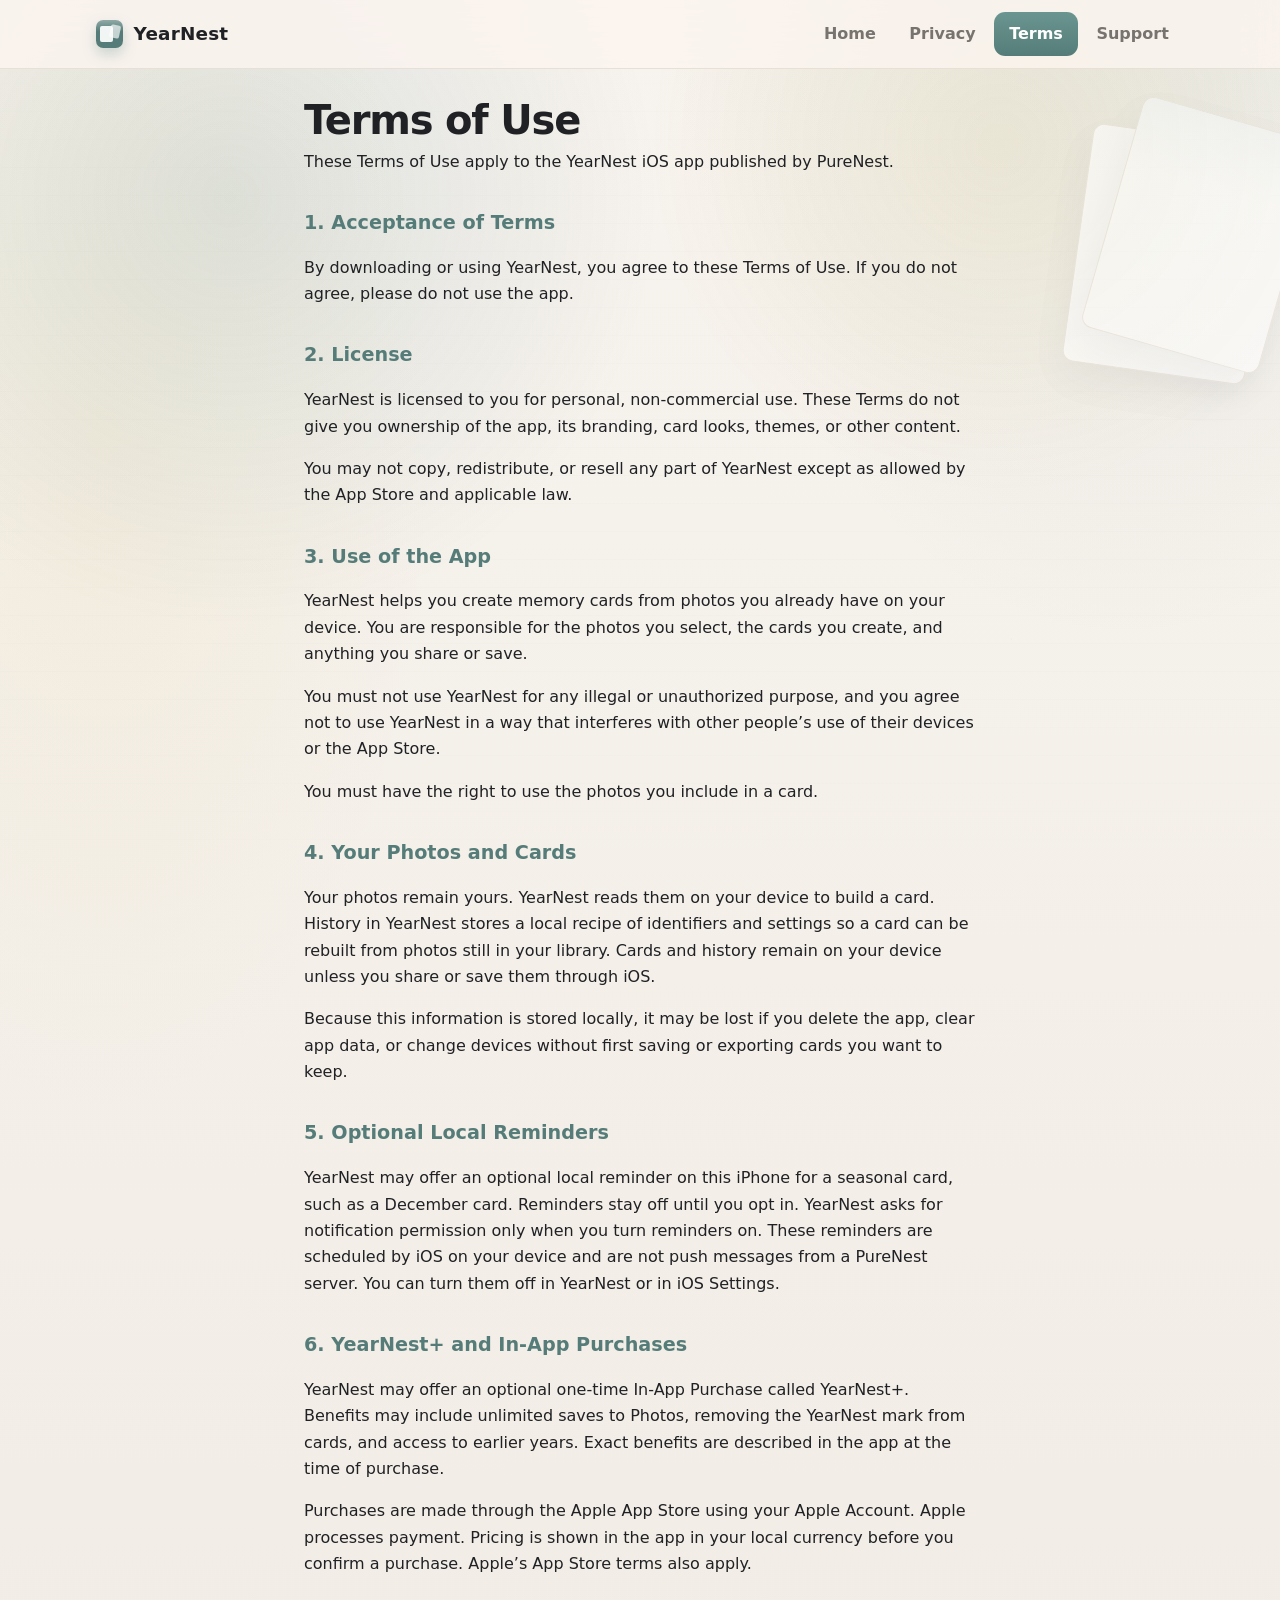
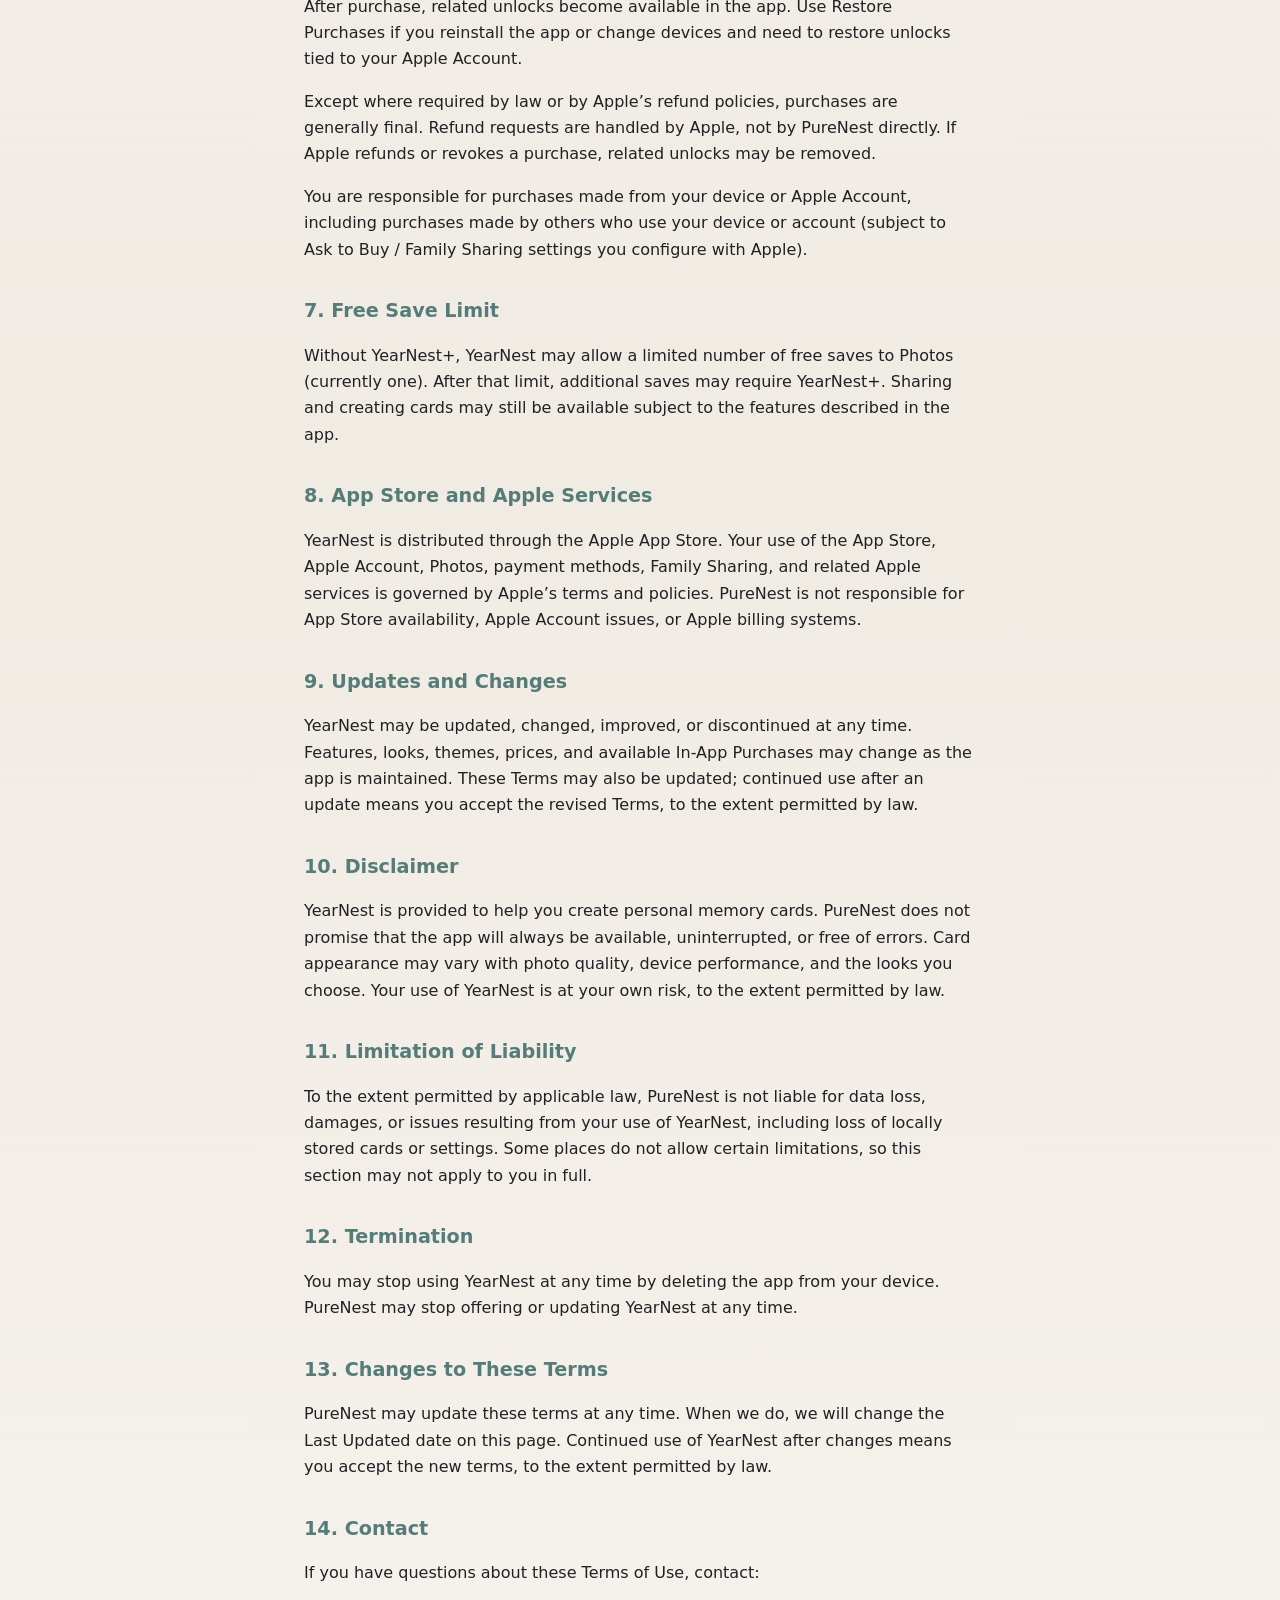
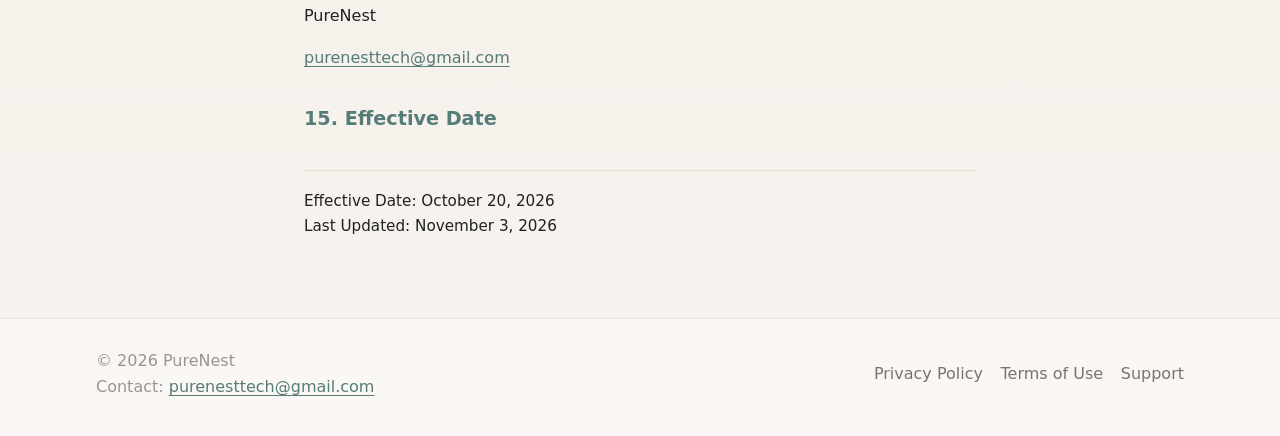
<file: TermsOfUse.html>
<!DOCTYPE html>
<html lang="en">
<head>
  <meta charset="utf-8">
  <meta name="viewport" content="width=device-width, initial-scale=1">
  <title>YearNest Terms of Use</title>
  <meta http-equiv="refresh" content="0; url=terms.html">
  <link rel="canonical" href="terms.html">
</head>
<body>
  <p>This page has moved to <a href="terms.html">terms.html</a>.</p>
</body>
</html>
</file>
<file: assets/css/style.css>
/* YearNest Legal & Support — warm paper, year-card teal */

:root {
  --paper: #f7f3ee;
  --paper-warm: #f0ebe3;
  --paper-lift: #ffffff;
  --ink: #202124;
  --ink-soft: #77736e;
  --ink-faint: #9a958e;
  --teal: #557c78;
  --teal-deep: #446663;
  --teal-bright: #6a9590;
  --teal-soft: rgba(85, 124, 120, 0.14);
  --gold: #c6a15b;
  --gold-soft: rgba(198, 161, 91, 0.18);
  --line: #e8e0d6;
  --shadow: 0 16px 40px rgba(28, 28, 33, 0.08);
  --card: rgba(255, 255, 255, 0.82);
  --header-bg: rgba(252, 245, 240, 0.82);
  --focus: #4a7d7d;
  --header-h: 4.25rem;
  --content: 42rem;
  --wide: 68rem;
  --radius: 1.15rem;
}

@media (prefers-color-scheme: dark) {
  :root {
    --paper: #1a1f24;
    --paper-warm: #141a1f;
    --paper-lift: #21262b;
    --ink: #e8e8e8;
    --ink-soft: #a1a6ad;
    --ink-faint: #6b737a;
    --teal: #8fb3ae;
    --teal-deep: #6a9590;
    --teal-bright: #a8c9c4;
    --teal-soft: rgba(143, 179, 174, 0.16);
    --gold: #d4b56e;
    --gold-soft: rgba(212, 181, 110, 0.16);
    --line: #30363d;
    --shadow: 0 18px 44px rgba(0, 0, 0, 0.35);
    --card: rgba(33, 38, 43, 0.82);
    --header-bg: rgba(20, 26, 31, 0.82);
    --focus: #7bb8ba;
  }
}

*,
*::before,
*::after {
  box-sizing: border-box;
}

html {
  scroll-behavior: smooth;
}

html,
body {
  margin: 0;
  padding: 0;
  min-height: 100%;
  background: var(--paper);
  color: var(--ink);
  font-family: -apple-system, BlinkMacSystemFont, "SF Pro Text", "Segoe UI",
    system-ui, sans-serif;
  font-size: 1rem;
  line-height: 1.65;
  overflow-x: hidden;
}

body {
  min-height: 100vh;
  display: flex;
  flex-direction: column;
  background:
    radial-gradient(ellipse 70% 46% at 88% -8%, rgba(74, 125, 125, 0.12), transparent 56%),
    radial-gradient(ellipse 50% 36% at 8% 12%, rgba(212, 176, 56, 0.08), transparent 52%),
    linear-gradient(180deg, var(--paper) 0%, var(--paper-warm) 58%, var(--paper) 100%);
}

img,
svg {
  max-width: 100%;
  display: block;
}

a {
  color: var(--teal);
  text-decoration-thickness: 1px;
  text-underline-offset: 0.18em;
}

a:hover {
  color: var(--teal-bright);
}

:focus-visible {
  outline: 2px solid var(--focus);
  outline-offset: 3px;
  border-radius: 0.35rem;
}

.visually-hidden {
  position: absolute;
  width: 1px;
  height: 1px;
  padding: 0;
  margin: -1px;
  overflow: hidden;
  clip: rect(0, 0, 0, 0);
  white-space: nowrap;
  border: 0;
}

.skip-link {
  position: absolute;
  left: 1rem;
  top: -4rem;
  z-index: 80;
  padding: 0.7rem 1rem;
  background: var(--teal);
  color: #fff;
  font-weight: 650;
  border-radius: 0.5rem;
  text-decoration: none;
}

.skip-link:focus {
  top: 0.75rem;
}

/* Atmosphere — stacked paper and grain */

.desk {
  position: fixed;
  inset: 0;
  pointer-events: none;
  z-index: 0;
  overflow: hidden;
}

.grain,
.rule,
.glow,
.pages {
  position: absolute;
  inset: 0;
}

.grain {
  opacity: 0.35;
  background-image:
    radial-gradient(1px 1px at 12% 18%, rgba(74, 125, 125, 0.18), transparent),
    radial-gradient(1px 1px at 28% 64%, rgba(28, 28, 33, 0.08), transparent),
    radial-gradient(1.2px 1.2px at 61% 22%, rgba(212, 176, 56, 0.16), transparent),
    radial-gradient(1px 1px at 79% 71%, rgba(74, 125, 125, 0.14), transparent),
    radial-gradient(1px 1px at 91% 36%, rgba(28, 28, 33, 0.07), transparent);
}

.rule {
  background-image: repeating-linear-gradient(
    180deg,
    transparent,
    transparent 27px,
    rgba(74, 125, 125, 0.045) 28px
  );
  mask-image: linear-gradient(180deg, transparent, #000 18%, #000 78%, transparent);
  opacity: 0.55;
}

.glow {
  background:
    radial-gradient(circle at 18% 22%, rgba(74, 125, 125, 0.14), transparent 34%),
    radial-gradient(circle at 78% 16%, rgba(212, 176, 56, 0.1), transparent 28%);
}

.pages {
  left: auto;
  right: -2rem;
  top: 7rem;
  width: 16rem;
  height: 18rem;
  opacity: 0.38;
}

.pages::before,
.pages::after {
  content: "";
  position: absolute;
  width: 11.5rem;
  height: 15rem;
  border-radius: 0.7rem;
  background: var(--paper-lift);
  border: 1px solid var(--line);
  box-shadow: var(--shadow);
}

.pages::before {
  top: 1.4rem;
  right: 3.2rem;
  transform: rotate(8deg);
}

.pages::after {
  top: 0.2rem;
  right: 1.2rem;
  transform: rotate(16deg);
  background:
    linear-gradient(180deg, rgba(74, 125, 125, 0.06), transparent 30%),
    var(--paper-lift);
}

.site {
  position: relative;
  z-index: 1;
  display: flex;
  flex-direction: column;
  min-height: 100vh;
}

/* Header */

.site-header {
  position: sticky;
  top: 0;
  z-index: 20;
  backdrop-filter: blur(16px);
  -webkit-backdrop-filter: blur(16px);
  background: var(--header-bg);
  border-bottom: 1px solid var(--line);
}

.header-inner {
  width: min(100% - 2rem, var(--wide));
  margin: 0 auto;
  min-height: var(--header-h);
  display: flex;
  align-items: center;
  justify-content: space-between;
  gap: 1rem;
}

.brand {
  display: inline-flex;
  align-items: center;
  gap: 0.65rem;
  color: var(--ink);
  text-decoration: none;
  font-weight: 730;
  letter-spacing: 0.01em;
  font-size: 1.15rem;
}

.brand-mark {
  width: 1.7rem;
  height: 1.7rem;
  border-radius: 0.45rem;
  background:
    linear-gradient(180deg, rgba(255, 255, 255, 0.35), transparent 42%),
    var(--teal);
  box-shadow: 0 6px 14px rgba(74, 125, 125, 0.28);
  position: relative;
}

.brand-mark::before,
.brand-mark::after {
  content: "";
  position: absolute;
  background: rgba(255, 255, 255, 0.92);
  border-radius: 0.12rem;
}

.brand-mark::before {
  width: 0.78rem;
  height: 0.96rem;
  left: 0.28rem;
  top: 0.38rem;
}

.brand-mark::after {
  width: 0.62rem;
  height: 0.8rem;
  right: 0.22rem;
  top: 0.28rem;
  opacity: 0.72;
  transform: rotate(12deg);
}

.nav-toggle {
  display: inline-flex;
  align-items: center;
  justify-content: center;
  min-width: 2.75rem;
  min-height: 2.75rem;
  padding: 0;
  border: 1px solid var(--teal);
  border-radius: 0.7rem;
  background: var(--paper-lift);
  color: var(--teal);
  cursor: pointer;
}

.nav-toggle-bars {
  display: block;
  width: 1.1rem;
  height: 2px;
  background: var(--teal);
  box-shadow: 0 -6px 0 var(--teal), 0 6px 0 var(--teal);
}

.site-nav {
  display: none;
}

.site-nav.is-open {
  display: block;
  position: absolute;
  left: 0;
  right: 0;
  top: 100%;
  padding: 0.6rem 1rem 1rem;
  background: var(--paper);
  border-bottom: 1px solid var(--line);
}

.site-nav ul {
  list-style: none;
  margin: 0;
  padding: 0;
  display: flex;
  flex-direction: column;
  gap: 0.25rem;
}

.site-nav a {
  display: flex;
  align-items: center;
  min-height: 2.75rem;
  padding: 0.55rem 0.85rem;
  color: var(--ink-soft);
  text-decoration: none;
  border-radius: 0.7rem;
  font-weight: 550;
}

.site-nav a:hover,
.site-nav a:focus-visible {
  color: var(--ink);
  background: var(--teal-soft);
}

.site-nav a[aria-current="page"] {
  color: #fff;
  background: linear-gradient(180deg, var(--teal-bright), var(--teal));
}

/* Main */

.main {
  flex: 1;
  width: min(100% - 2rem, var(--wide));
  margin: 0 auto;
  padding: 1.75rem 0 4rem;
}

.page-legal .main {
  width: min(100% - 2rem, var(--content));
}

.hero {
  position: relative;
  padding: 2.4rem 0 2rem;
  text-align: center;
}

.hero-stack {
  width: 4.4rem;
  height: 5.1rem;
  margin: 0 auto 1.35rem;
  position: relative;
}

.hero-stack span {
  position: absolute;
  left: 50%;
  width: 3.15rem;
  height: 4rem;
  border-radius: 0.45rem;
  border: 1px solid var(--line);
  background: var(--paper-lift);
  box-shadow: var(--shadow);
}

.hero-stack span:nth-child(1) {
  top: 0.55rem;
  transform: translateX(-50%) rotate(-9deg);
}

.hero-stack span:nth-child(2) {
  top: 0.28rem;
  transform: translateX(-50%) rotate(7deg);
}

.hero-stack span:nth-child(3) {
  top: 0;
  transform: translateX(-50%);
  background:
    linear-gradient(180deg, var(--teal-soft), transparent 38%),
    var(--paper-lift);
  border-color: rgba(74, 125, 125, 0.28);
}

.hero-stack span:nth-child(3)::after {
  content: "";
  position: absolute;
  left: 0.45rem;
  right: 0.45rem;
  top: 1.15rem;
  height: 2px;
  background: rgba(74, 125, 125, 0.28);
  box-shadow: 0 8px 0 rgba(74, 125, 125, 0.16), 0 16px 0 rgba(74, 125, 125, 0.1);
}

.eyebrow {
  margin: 0 0 0.7rem;
  color: var(--teal);
  font-size: 0.78rem;
  font-weight: 650;
  letter-spacing: 0.16em;
  text-transform: uppercase;
}

.hero h1 {
  margin: 0;
  font-size: clamp(2.4rem, 8vw, 4.4rem);
  line-height: 1.05;
  letter-spacing: -0.03em;
  font-weight: 760;
}

.tagline {
  margin: 0.9rem 0 0;
  color: var(--ink-soft);
  font-size: clamp(1.05rem, 3.4vw, 1.28rem);
  font-weight: 520;
}

.lede {
  margin: 1.15rem auto 0;
  max-width: 36rem;
  color: var(--ink-faint);
}

.card-grid {
  display: grid;
  gap: 1rem;
  margin-top: 2.4rem;
}

.nav-card {
  display: block;
  padding: 1.25rem 1.2rem 1.3rem;
  background: var(--card);
  border: 1px solid var(--line);
  border-radius: var(--radius);
  box-shadow: var(--shadow);
  color: inherit;
  text-decoration: none;
  min-height: 7.5rem;
}

.nav-card:hover,
.nav-card:focus-visible {
  border-color: rgba(74, 125, 125, 0.42);
  transform: translateY(-2px);
}

.nav-card h2 {
  margin: 0 0 0.45rem;
  font-size: 1.2rem;
  color: var(--teal);
}

.nav-card p {
  margin: 0;
  color: var(--ink-soft);
}

.page-title {
  margin: 0 0 0.35rem;
  font-size: clamp(1.85rem, 5vw, 2.5rem);
  letter-spacing: -0.03em;
  line-height: 1.15;
}

.page-kicker {
  margin: 0 0 1.6rem;
  color: var(--ink-soft);
}

.legal h2 {
  margin: 2rem 0 0.65rem;
  font-size: 1.2rem;
  color: var(--teal);
}

.legal p,
.legal li,
.page-kicker,
.lede,
.email-link,
.footer-contact {
  overflow-wrap: anywhere;
}

.legal p,
.legal li {
  color: var(--ink);
}

.legal ul {
  padding-left: 1.2rem;
}

.legal li + li {
  margin-top: 0.35rem;
}

.meta-dates {
  margin-top: 2.2rem;
  padding-top: 1.1rem;
  border-top: 1px solid var(--line);
  color: var(--ink-faint);
  font-size: 0.95rem;
}

.contact-panel,
.faq details {
  background: var(--card);
  border: 1px solid var(--line);
  border-radius: var(--radius);
  padding: 1.2rem 1.15rem;
}

.contact-panel h2,
.faq h2 {
  margin-top: 0;
}

.email-link {
  display: inline-flex;
  align-items: center;
  min-height: 2.75rem;
  font-size: 1.05rem;
  font-weight: 620;
}

.include-list {
  margin: 0.8rem 0 0;
}

.faq {
  margin-top: 2.2rem;
}

.faq details + details {
  margin-top: 0.7rem;
}

.faq summary {
  cursor: pointer;
  font-weight: 650;
  min-height: 2.75rem;
  display: flex;
  align-items: center;
}

.faq details p {
  margin: 0.5rem 0 0;
  color: var(--ink);
}

.studio {
  margin-top: 2rem;
  color: var(--ink-faint);
  font-size: 0.95rem;
}

/* Footer */

.site-footer {
  position: relative;
  z-index: 1;
  margin-top: auto;
  padding: 1.8rem 0 2.2rem;
  border-top: 1px solid var(--line);
  background: rgba(255, 255, 255, 0.36);
}

@media (prefers-color-scheme: dark) {
  .site-footer {
    background: rgba(20, 26, 31, 0.55);
  }
}

.footer-inner {
  width: min(100% - 2rem, var(--wide));
  margin: 0 auto;
  display: grid;
  gap: 0.85rem;
}

.footer-links {
  display: flex;
  flex-wrap: wrap;
  gap: 0.4rem 1.1rem;
}

.footer-links a {
  display: inline-flex;
  align-items: center;
  min-height: 2.75rem;
  color: var(--ink-soft);
  text-decoration: none;
}

.footer-links a:hover {
  color: var(--teal);
}

.copyright,
.footer-contact {
  margin: 0;
  color: var(--ink-faint);
}

@media (min-width: 720px) {
  .nav-toggle {
    display: none;
  }

  .site-nav,
  .site-nav.is-open {
    display: block;
    position: static;
    padding: 0;
    background: transparent;
    border: 0;
  }

  .site-nav ul {
    flex-direction: row;
    gap: 0.2rem;
  }

  .site-nav a {
    padding-inline: 0.95rem;
  }

  .card-grid {
    grid-template-columns: repeat(3, minmax(0, 1fr));
    gap: 1.15rem;
  }

  .hero {
    padding-top: 3.4rem;
  }

  .pages {
    opacity: 0.55;
    width: 20rem;
    height: 22rem;
  }

  .footer-inner {
    grid-template-columns: 1fr auto;
    align-items: center;
  }
}

@media (prefers-reduced-motion: reduce) {
  html {
    scroll-behavior: auto;
  }

  .nav-card:hover,
  .nav-card:focus-visible {
    transform: none;
  }
}
</file>
